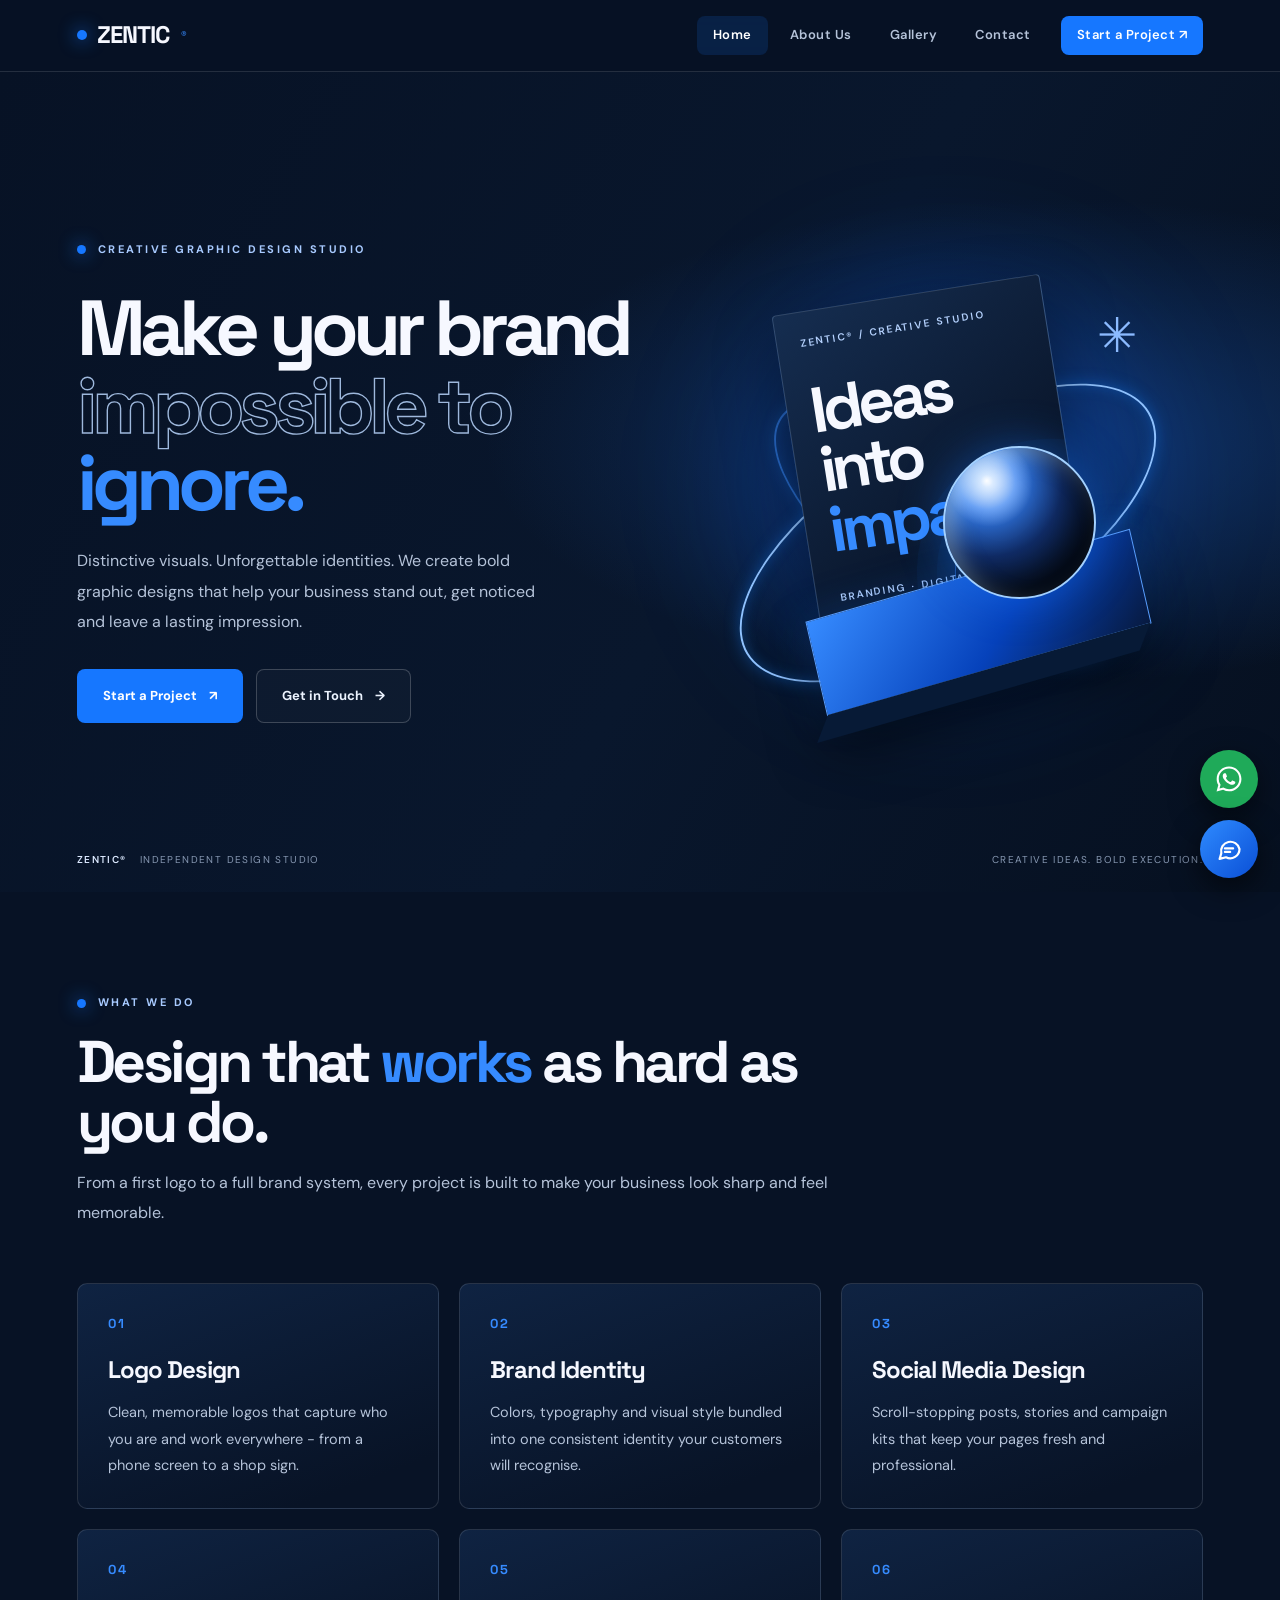
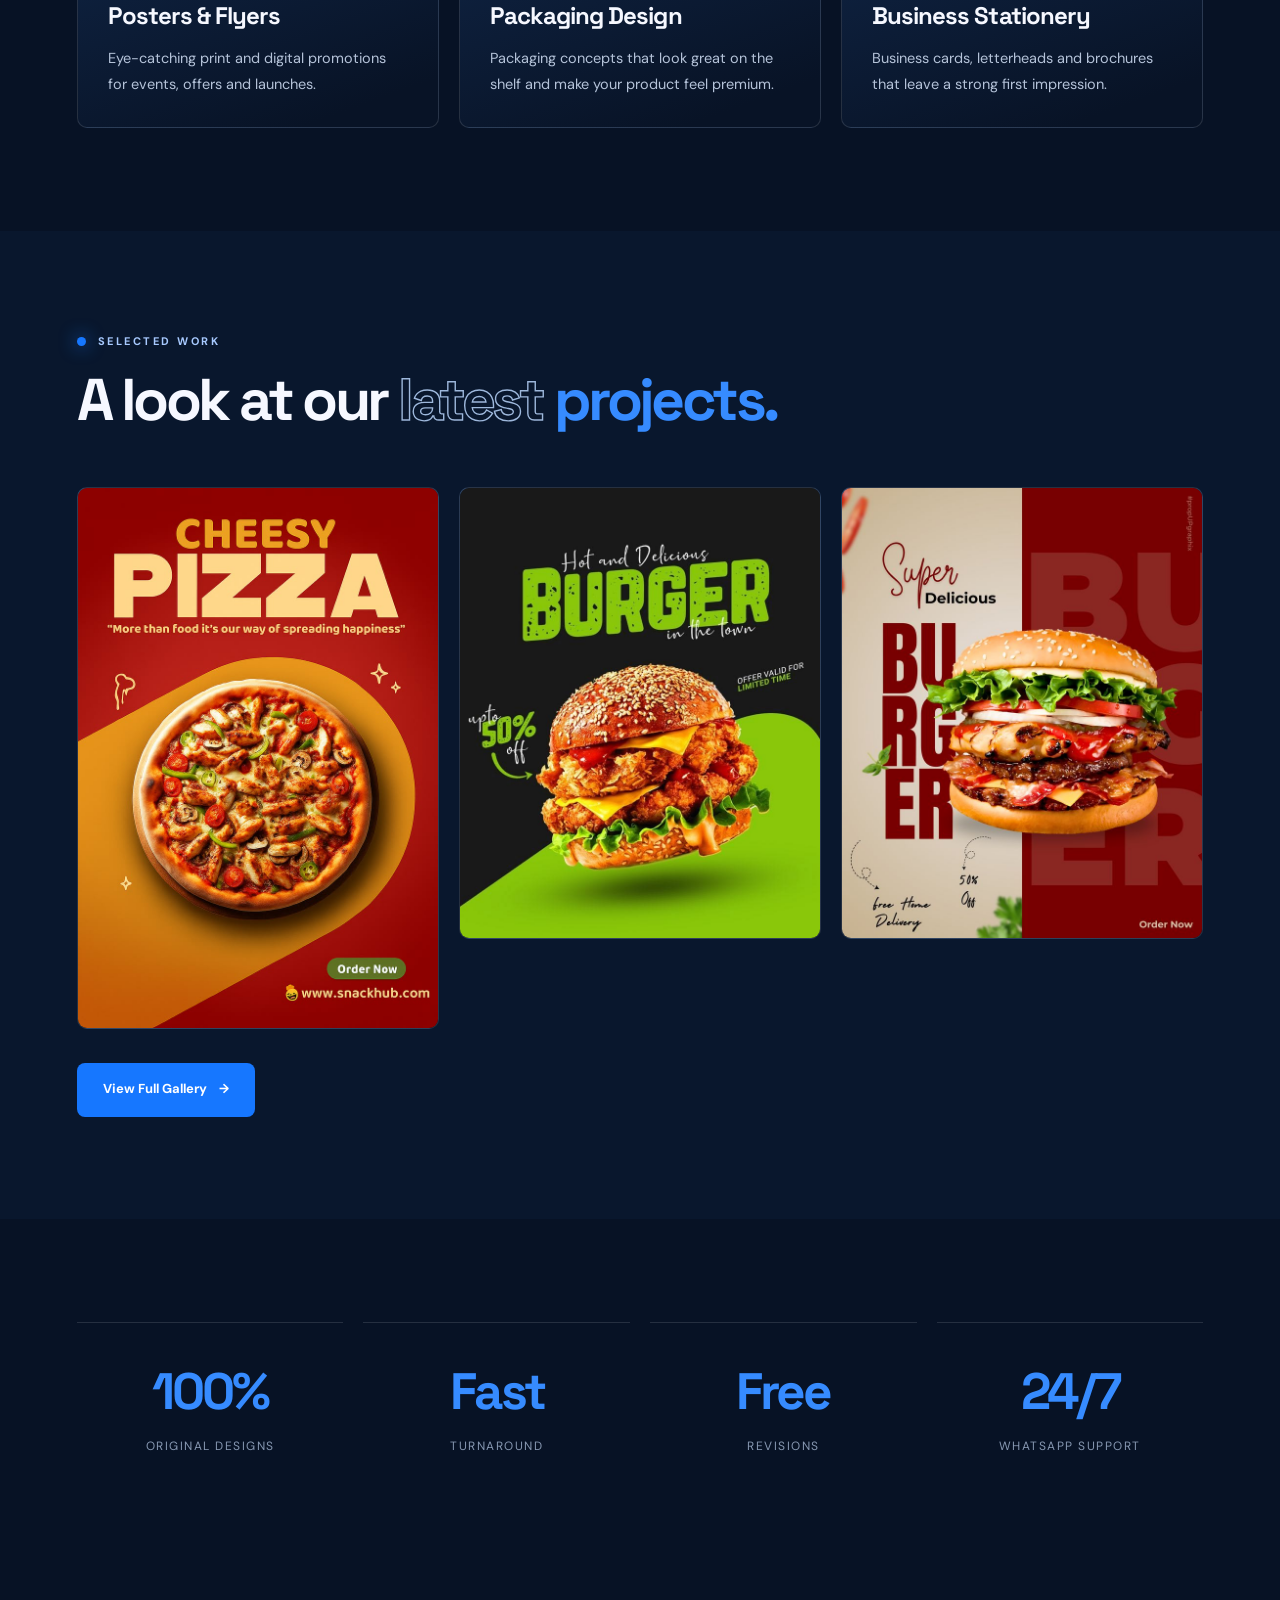
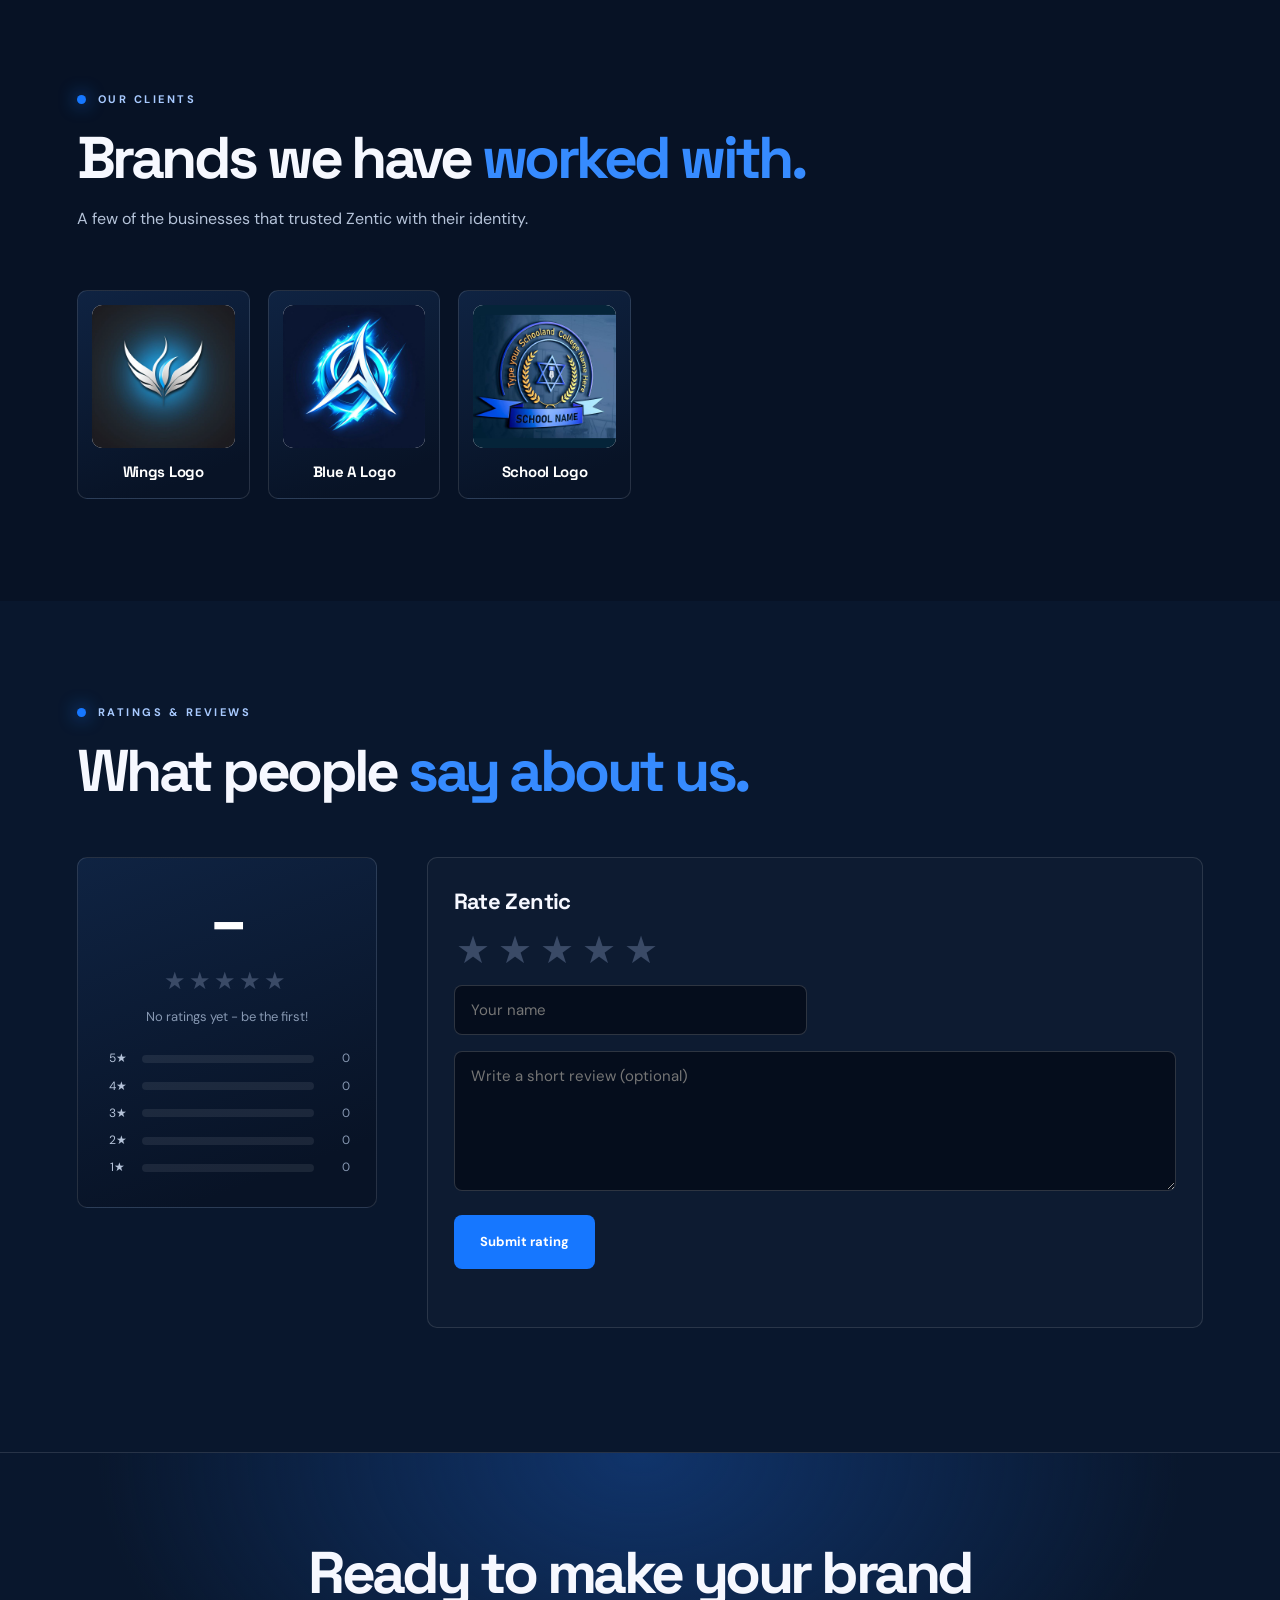
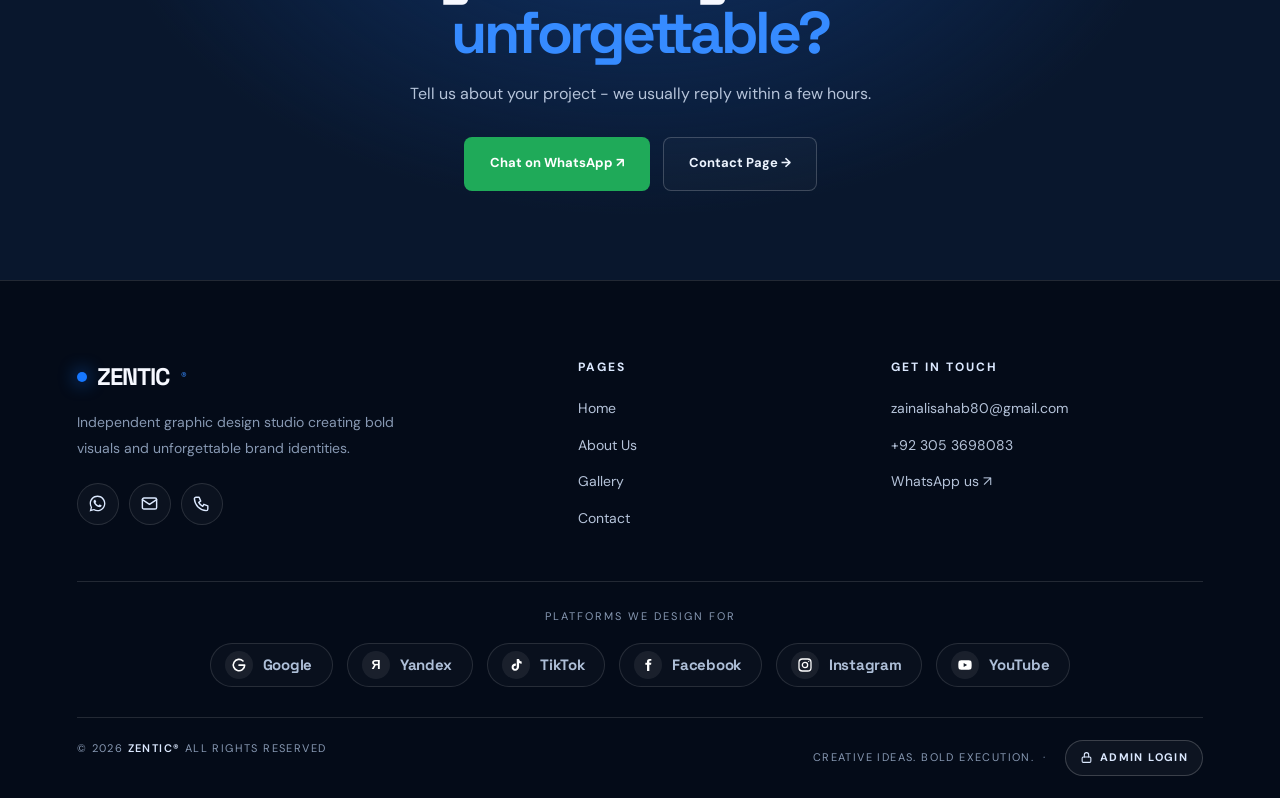
<file: index.html>
<!DOCTYPE html>
<html lang="en">
<head>
  <meta charset="UTF-8">
  <meta name="viewport" content="width=device-width, initial-scale=1">
  <title>Zentic | Creative Graphic Design Studio</title>
  <meta name="description" content="Zentic is a creative graphic design studio - branding, logos, social media and digital design that make your brand impossible to ignore.">
  <meta name="theme-color" content="#071225">
  <link rel="preconnect" href="https://fonts.googleapis.com">
  <link rel="preconnect" href="https://fonts.gstatic.com" crossorigin>
  <link href="https://fonts.googleapis.com/css2?family=DM+Sans:wght@400;500;600;700&family=Space+Grotesk:wght@500;700&display=swap" rel="stylesheet">
  <link rel="stylesheet" href="css/style.css">
</head>
<body>

<!-- ============ HEADER ============ -->
<header class="site-header">
  <div class="container">
    <a class="logo" href="index.html" aria-label="Zentic home"><i></i>ZENTIC<sup>®</sup></a>
    <button class="menu-toggle" id="menuToggle" aria-label="Toggle menu" aria-expanded="false" aria-controls="mainNav">
      <span></span><span></span><span></span>
    </button>
    <nav class="nav" id="mainNav" aria-label="Main navigation">
      <a href="index.html" class="active">Home</a>
      <a href="about.html">About Us</a>
      <a href="gallery.html">Gallery</a>
      <a href="contact.html">Contact</a>
      <a href="https://wa.me/923053698083?text=Hi%20Zentic%2C%20I%20want%20to%20discuss%20a%20design%20project." target="_blank" rel="noopener noreferrer" class="nav-cta">Start a Project ↗</a>
    </nav>
  </div>
</header>

<main>
<!-- ============ HERO ============ -->
<section class="zentic-home" id="zentic-home">
  <div class="hero-inner">

    <div class="hero-copy">
      <div class="eyebrow">
        <i></i>
        Creative Graphic Design Studio
      </div>

      <h1>
        Make your brand
        <span class="outlined">impossible to</span>
        <span class="blue">ignore.</span>
      </h1>

      <p class="hero-description">
        Distinctive visuals. Unforgettable identities.
        We create bold graphic designs that help your business
        stand out, get noticed and leave a lasting impression.
      </p>

      <div class="hero-actions">
        <a class="hero-btn"
           href="https://wa.me/923053698083?text=Hi%20Zentic%2C%20I%20want%20to%20discuss%20a%20design%20project."
           target="_blank"
           rel="noopener noreferrer">
          Start a Project <span>↗</span>
        </a>

        <a class="hero-btn secondary"
           href="mailto:zainalisahab80@gmail.com?subject=Zentic%20Design%20Project">
          Get in Touch <span>→</span>
        </a>
      </div>
    </div>

    <div class="hero-art" aria-hidden="true">
      <div class="art-glow"></div>
      <div class="art-ring"></div>
      <div class="art-ring ring-two"></div>

      <div class="art-card">
        <div class="art-small">ZENTIC® / CREATIVE STUDIO</div>
        <div class="art-word">Ideas<br>into<br><span>impact.</span></div>
        <div class="art-small">BRANDING · DIGITAL · DESIGN</div>
      </div>

      <div class="art-base"></div>
      <div class="art-sphere"></div>
      <div class="art-star">✳</div>
    </div>

  </div>

  <div class="hero-bottom">
    <span><strong>ZENTIC®</strong> &nbsp; Independent Design Studio</span>
    <span>Creative ideas. Bold execution.</span>
  </div>
</section>

<!-- ============ SERVICES ============ -->
<section class="section">
  <div class="container">
    <div class="section-head reveal">
      <div class="eyebrow"><i></i>What we do</div>
      <h2>Design that <span class="blue">works</span> as hard as you do.</h2>
      <p>From a first logo to a full brand system, every project is built to make your business look sharp and feel memorable.</p>
    </div>

    <div class="grid-3">
      <article class="card reveal">
        <div class="num">01</div>
        <h3>Logo Design</h3>
        <p>Clean, memorable logos that capture who you are and work everywhere - from a phone screen to a shop sign.</p>
      </article>
      <article class="card reveal">
        <div class="num">02</div>
        <h3>Brand Identity</h3>
        <p>Colors, typography and visual style bundled into one consistent identity your customers will recognise.</p>
      </article>
      <article class="card reveal">
        <div class="num">03</div>
        <h3>Social Media Design</h3>
        <p>Scroll-stopping posts, stories and campaign kits that keep your pages fresh and professional.</p>
      </article>
      <article class="card reveal">
        <div class="num">04</div>
        <h3>Posters &amp; Flyers</h3>
        <p>Eye-catching print and digital promotions for events, offers and launches.</p>
      </article>
      <article class="card reveal">
        <div class="num">05</div>
        <h3>Packaging Design</h3>
        <p>Packaging concepts that look great on the shelf and make your product feel premium.</p>
      </article>
      <article class="card reveal">
        <div class="num">06</div>
        <h3>Business Stationery</h3>
        <p>Business cards, letterheads and brochures that leave a strong first impression.</p>
      </article>
    </div>
  </div>
</section>

<!-- ============ LATEST WORK ============ -->
<section class="section alt">
  <div class="container">
    <div class="section-head reveal">
      <div class="eyebrow"><i></i>Selected work</div>
      <h2>A look at our <span class="outlined">latest</span> <span class="blue">projects.</span></h2>
    </div>
    <div class="gallery-grid" id="homeWork"></div>
    <div class="hero-actions" style="display:flex;margin-top:34px">
      <a class="btn" href="gallery.html">View Full Gallery <span>→</span></a>
    </div>
  </div>
</section>

<!-- ============ STATS ============ -->
<section class="section">
  <div class="container">
    <div class="stats">
      <div class="stat reveal"><b>100%</b><span>Original designs</span></div>
      <div class="stat reveal"><b>Fast</b><span>Turnaround</span></div>
      <div class="stat reveal"><b>Free</b><span>Revisions</span></div>
      <div class="stat reveal"><b>24/7</b><span>WhatsApp support</span></div>
    </div>
  </div>
</section>

<!-- ============ CLIENTS ============ -->
<section class="section" id="clientsSection" style="display:none">
  <div class="container">
    <div class="section-head reveal">
      <div class="eyebrow"><i></i>Our clients</div>
      <h2>Brands we have <span class="blue">worked with.</span></h2>
      <p>A few of the businesses that trusted Zentic with their identity.</p>
    </div>
    <div class="clients-grid" id="clientsGrid"></div>
  </div>
</section>

<!-- ============ RATINGS ============ -->
<section class="section alt" id="reviews">
  <div class="container">
    <div class="section-head reveal">
      <div class="eyebrow"><i></i>Ratings &amp; reviews</div>
      <h2>What people <span class="blue">say about us.</span></h2>
    </div>
    <div class="rv-wrap">
      <div class="rv-summary">
        <div class="rv-big" id="rvAvg">–</div>
        <div class="rv-stars" id="rvStars" aria-hidden="true"></div>
        <div class="rv-count" id="rvCount">No ratings yet</div>
        <div class="rv-bars" id="rvBars"></div>
      </div>
      <div class="rv-main">
        <form class="rv-form" id="rvForm" novalidate>
          <h3>Rate Zentic</h3>
          <div class="rv-pick" id="rvPick" role="radiogroup" aria-label="Your rating">
            <button type="button" data-v="1" aria-label="1 star">★</button><button type="button" data-v="2" aria-label="2 stars">★</button><button type="button" data-v="3" aria-label="3 stars">★</button><button type="button" data-v="4" aria-label="4 stars">★</button><button type="button" data-v="5" aria-label="5 stars">★</button>
          </div>
          <div class="field-row">
            <div class="field"><input type="text" name="name" maxlength="40" placeholder="Your name" aria-label="Your name"></div>
            <div class="field"><input type="text" name="website" tabindex="-1" autocomplete="off" aria-hidden="true" style="position:absolute;left:-9999px" placeholder="Leave empty"></div>
          </div>
          <div class="field"><textarea name="comment" maxlength="300" rows="3" placeholder="Write a short review (optional)" aria-label="Your review"></textarea></div>
          <button class="btn" type="submit">Submit rating</button>
          <p class="rv-msg" id="rvMsg" role="status"></p>
        </form>
        <div class="rv-list" id="rvList"></div>
      </div>
    </div>
  </div>
</section>

<!-- ============ CTA ============ -->
<section class="cta-band">
  <div class="container">
    <h2>Ready to make your brand <span class="blue">unforgettable?</span></h2>
    <p>Tell us about your project - we usually reply within a few hours.</p>
    <div class="hero-actions">
      <a class="btn whatsapp" href="https://wa.me/923053698083?text=Hi%20Zentic%2C%20I%20want%20to%20discuss%20a%20design%20project." target="_blank" rel="noopener noreferrer">Chat on WhatsApp ↗</a>
      <a class="btn secondary" href="contact.html">Contact Page →</a>
    </div>
  </div>
</section>
</main>

<!-- ============ LIGHTBOX ============ -->
<div class="lightbox" id="lightbox" role="dialog" aria-modal="true" aria-label="Image viewer">
  <button class="lb-btn lb-close" aria-label="Close">✕</button>
  <button class="lb-btn lb-prev" aria-label="Previous">‹</button>
  <figure></figure>
  <button class="lb-btn lb-next" aria-label="Next">›</button>
</div>

<!-- ============ FOOTER ============ -->
<footer class="site-footer">
  <div class="container">
    <div class="footer-grid">
      <div>
        <a class="logo" href="index.html"><i></i>ZENTIC<sup>®</sup></a>
        <p>Independent graphic design studio creating bold visuals and unforgettable brand identities.</p>
      </div>
      <div>
        <h4>Pages</h4>
        <ul>
          <li><a href="index.html">Home</a></li>
          <li><a href="about.html">About Us</a></li>
          <li><a href="gallery.html">Gallery</a></li>
          <li><a href="contact.html">Contact</a></li>
        </ul>
      </div>
      <div>
        <h4>Get in touch</h4>
        <ul>
          <li><a href="mailto:zainalisahab80@gmail.com">zainalisahab80@gmail.com</a></li>
          <li><a href="tel:+923053698083">+92 305 3698083</a></li>
          <li><a href="https://wa.me/923053698083?text=Hi%20Zentic%2C%20I%20want%20to%20discuss%20a%20design%20project." target="_blank" rel="noopener noreferrer">WhatsApp us ↗</a></li>
        </ul>
      </div>
    </div>
    <div class="footer-bottom">
      <span>© <span data-year>2026</span> <strong>ZENTIC®</strong> All rights reserved</span>
      <span>Creative ideas. Bold execution. &nbsp;·&nbsp; <a class="admin-link" href="admin.php"><svg viewBox="0 0 24 24" width="13" height="13" fill="none" stroke="currentColor" stroke-width="2" stroke-linecap="round" stroke-linejoin="round" aria-hidden="true"><rect x="4" y="11" width="16" height="10" rx="2"/><path d="M8 11V7a4 4 0 0 1 8 0v4"/></svg> Admin Login</a></span>
    </div>
  </div>
</footer>

<!-- Floating WhatsApp -->
<a class="wa-float" href="https://wa.me/923053698083?text=Hi%20Zentic%2C%20I%20want%20to%20discuss%20a%20design%20project." target="_blank" rel="noopener noreferrer" aria-label="Chat on WhatsApp">
  <svg viewBox="0 0 24 24" aria-hidden="true"><path d="M12.04 2C6.58 2 2.13 6.45 2.13 11.91c0 1.75.46 3.45 1.32 4.95L2.05 22l5.25-1.38a9.9 9.9 0 0 0 4.74 1.21c5.46 0 9.91-4.45 9.91-9.91S17.5 2 12.04 2zm0 18.15c-1.48 0-2.93-.4-4.2-1.15l-.3-.18-3.12.82.83-3.04-.2-.31a8.2 8.2 0 0 1-1.26-4.38c0-4.54 3.7-8.24 8.25-8.24 4.54 0 8.24 3.7 8.24 8.24s-3.7 8.24-8.24 8.24zm4.52-6.16c-.25-.12-1.47-.72-1.69-.81-.23-.08-.39-.12-.56.12-.17.25-.64.81-.78.97-.14.17-.29.19-.54.06-.25-.12-1.05-.39-1.99-1.23-.74-.66-1.23-1.47-1.38-1.72-.14-.25-.02-.38.11-.51.11-.11.25-.29.37-.43.12-.14.17-.25.25-.41.08-.17.04-.31-.02-.43-.06-.12-.56-1.34-.76-1.84-.2-.48-.4-.42-.56-.43h-.48c-.17 0-.43.06-.66.31-.23.25-.87.85-.87 2.07 0 1.22.89 2.4 1.01 2.56.12.17 1.75 2.67 4.23 3.74.59.26 1.05.41 1.41.52.59.19 1.13.16 1.56.1.48-.07 1.47-.6 1.67-1.18.21-.58.21-1.07.14-1.18-.06-.1-.23-.16-.48-.29z"/></svg>
</a>

<script src="js/gallery-data.js"></script>
<script src="js/main.js"></script>
</body>
</html>
</file>
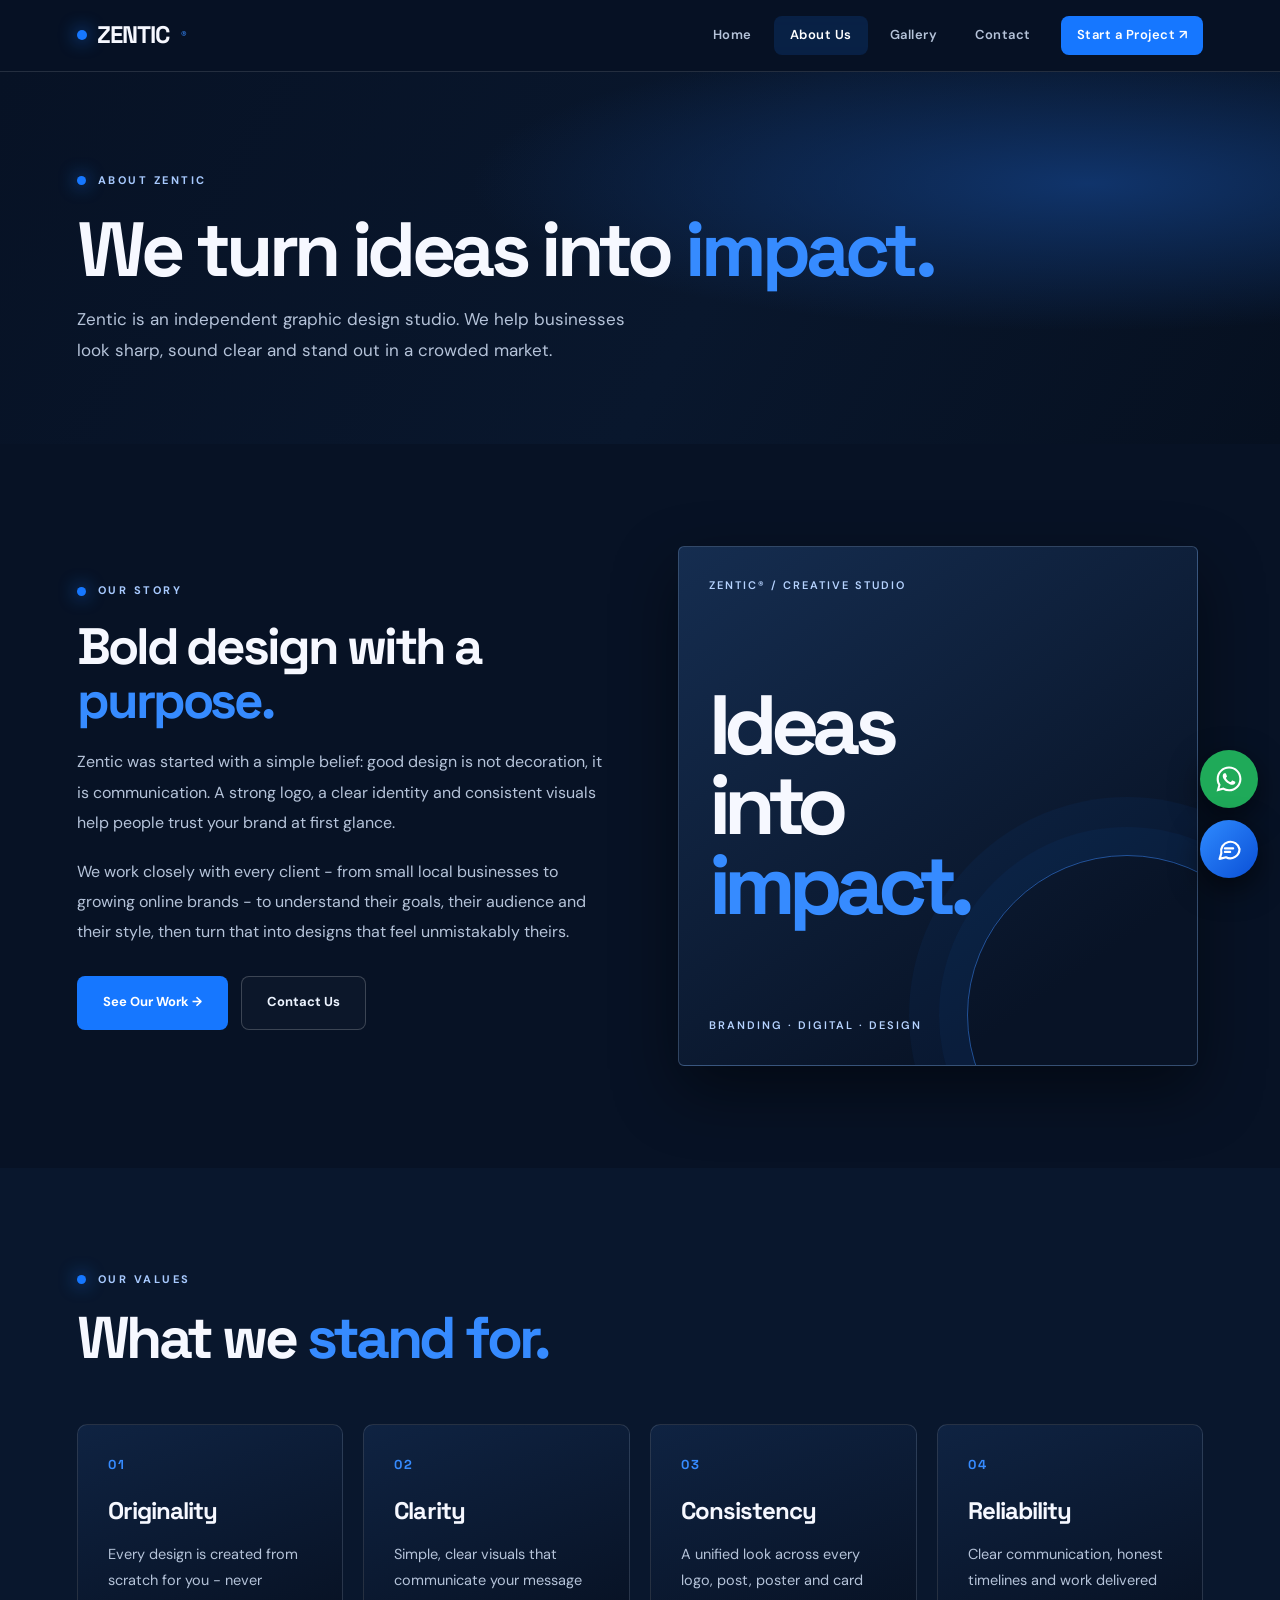
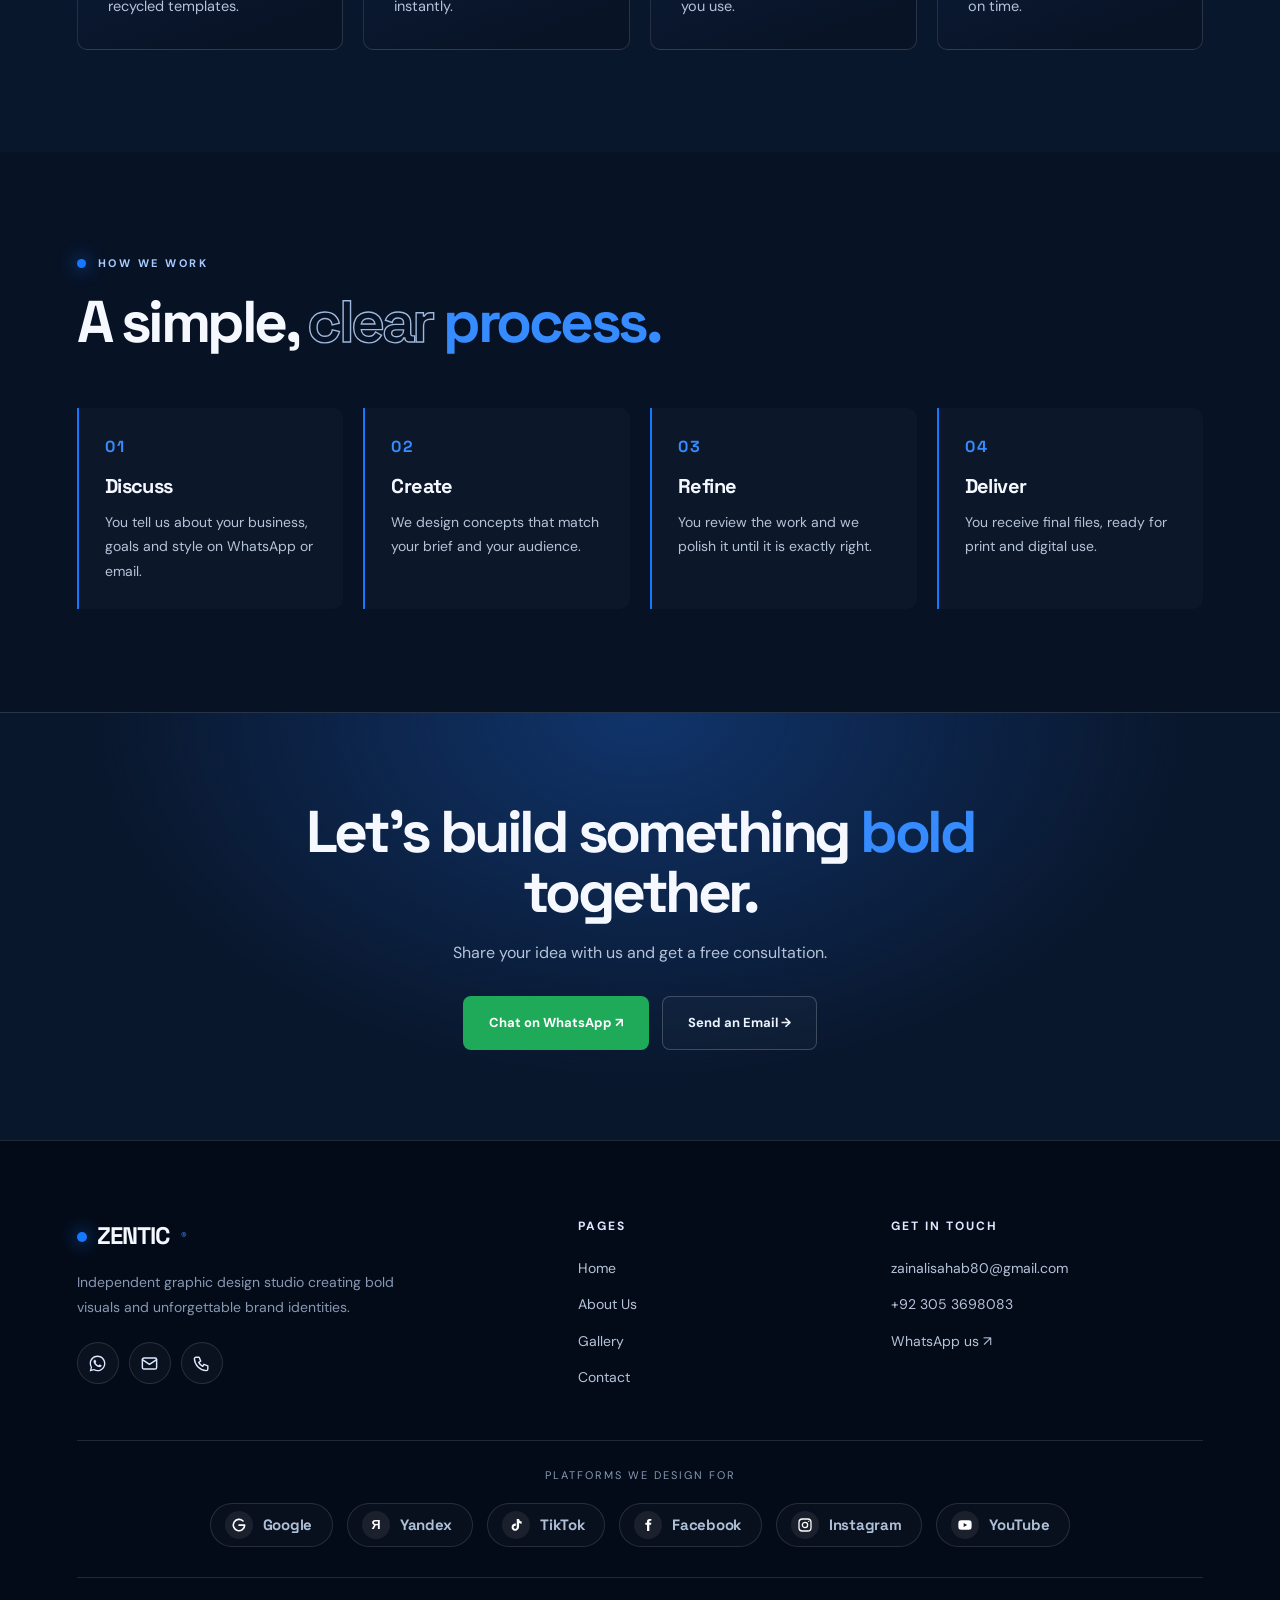
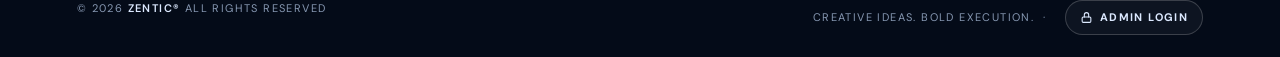
<file: about.html>
<!DOCTYPE html>
<html lang="en">
<head>
  <meta charset="UTF-8">
  <meta name="viewport" content="width=device-width, initial-scale=1">
  <title>About Us | Zentic Creative Graphic Design Studio</title>
  <meta name="description" content="Learn about Zentic - an independent graphic design studio focused on bold branding, logos and digital design.">
  <meta name="theme-color" content="#071225">
  <link rel="preconnect" href="https://fonts.googleapis.com">
  <link rel="preconnect" href="https://fonts.gstatic.com" crossorigin>
  <link href="https://fonts.googleapis.com/css2?family=DM+Sans:wght@400;500;600;700&family=Space+Grotesk:wght@500;700&display=swap" rel="stylesheet">
  <link rel="stylesheet" href="css/style.css">
</head>
<body>

<!-- ============ HEADER ============ -->
<header class="site-header">
  <div class="container">
    <a class="logo" href="index.html" aria-label="Zentic home"><i></i>ZENTIC<sup>®</sup></a>
    <button class="menu-toggle" id="menuToggle" aria-label="Toggle menu" aria-expanded="false" aria-controls="mainNav">
      <span></span><span></span><span></span>
    </button>
    <nav class="nav" id="mainNav" aria-label="Main navigation">
      <a href="index.html">Home</a>
      <a href="about.html" class="active">About Us</a>
      <a href="gallery.html">Gallery</a>
      <a href="contact.html">Contact</a>
      <a href="https://wa.me/923053698083?text=Hi%20Zentic%2C%20I%20want%20to%20discuss%20a%20design%20project." target="_blank" rel="noopener noreferrer" class="nav-cta">Start a Project ↗</a>
    </nav>
  </div>
</header>

<main>
<section class="page-hero">
  <div class="container">
    <div class="eyebrow"><i></i>About Zentic</div>
    <h1>We turn ideas into <span class="blue">impact.</span></h1>
    <p>Zentic is an independent graphic design studio. We help businesses look sharp, sound clear and stand out in a crowded market.</p>
  </div>
</section>

<section class="section">
  <div class="container split">
    <div class="reveal">
      <div class="eyebrow"><i></i>Our story</div>
      <h2 style="margin:20px 0 20px;font-family:'Space Grotesk',Arial,sans-serif;font-size:clamp(32px,4vw,52px);letter-spacing:-.06em;line-height:1.05">Bold design with a <span class="blue">purpose.</span></h2>
      <p>Zentic was started with a simple belief: good design is not decoration, it is communication. A strong logo, a clear identity and consistent visuals help people trust your brand at first glance.</p>
      <p>We work closely with every client - from small local businesses to growing online brands - to understand their goals, their audience and their style, then turn that into designs that feel unmistakably theirs.</p>
      <div class="hero-actions" style="display:flex;flex-wrap:wrap;gap:13px;margin-top:28px">
        <a class="btn" href="gallery.html">See Our Work →</a>
        <a class="btn secondary" href="contact.html">Contact Us</a>
      </div>
    </div>
    <div class="about-visual reveal" aria-hidden="true">
      <small>ZENTIC® / CREATIVE STUDIO</small>
      <div class="big">Ideas<br>into<br><span>impact.</span></div>
      <small>BRANDING · DIGITAL · DESIGN</small>
    </div>
  </div>
</section>

<section class="section alt">
  <div class="container">
    <div class="section-head reveal">
      <div class="eyebrow"><i></i>Our values</div>
      <h2>What we <span class="blue">stand for.</span></h2>
    </div>
    <div class="values">
      <div class="card reveal"><div class="num">01</div><h3>Originality</h3><p>Every design is created from scratch for you - never recycled templates.</p></div>
      <div class="card reveal"><div class="num">02</div><h3>Clarity</h3><p>Simple, clear visuals that communicate your message instantly.</p></div>
      <div class="card reveal"><div class="num">03</div><h3>Consistency</h3><p>A unified look across every logo, post, poster and card you use.</p></div>
      <div class="card reveal"><div class="num">04</div><h3>Reliability</h3><p>Clear communication, honest timelines and work delivered on time.</p></div>
    </div>
  </div>
</section>

<section class="section">
  <div class="container">
    <div class="section-head reveal">
      <div class="eyebrow"><i></i>How we work</div>
      <h2>A simple, <span class="outlined">clear</span> <span class="blue">process.</span></h2>
    </div>
    <div class="steps">
      <div class="step reveal"><h3>Discuss</h3><p>You tell us about your business, goals and style on WhatsApp or email.</p></div>
      <div class="step reveal"><h3>Create</h3><p>We design concepts that match your brief and your audience.</p></div>
      <div class="step reveal"><h3>Refine</h3><p>You review the work and we polish it until it is exactly right.</p></div>
      <div class="step reveal"><h3>Deliver</h3><p>You receive final files, ready for print and digital use.</p></div>
    </div>
  </div>
</section>

<section class="cta-band">
  <div class="container">
    <h2>Let's build something <span class="blue">bold</span> together.</h2>
    <p>Share your idea with us and get a free consultation.</p>
    <div class="hero-actions">
      <a class="btn whatsapp" href="https://wa.me/923053698083?text=Hi%20Zentic%2C%20I%20want%20to%20discuss%20a%20design%20project." target="_blank" rel="noopener noreferrer">Chat on WhatsApp ↗</a>
      <a class="btn secondary" href="mailto:zainalisahab80@gmail.com?subject=Zentic%20Design%20Project">Send an Email →</a>
    </div>
  </div>
</section>
</main>

<!-- ============ FOOTER ============ -->
<footer class="site-footer">
  <div class="container">
    <div class="footer-grid">
      <div>
        <a class="logo" href="index.html"><i></i>ZENTIC<sup>®</sup></a>
        <p>Independent graphic design studio creating bold visuals and unforgettable brand identities.</p>
      </div>
      <div>
        <h4>Pages</h4>
        <ul>
          <li><a href="index.html">Home</a></li>
          <li><a href="about.html">About Us</a></li>
          <li><a href="gallery.html">Gallery</a></li>
          <li><a href="contact.html">Contact</a></li>
        </ul>
      </div>
      <div>
        <h4>Get in touch</h4>
        <ul>
          <li><a href="mailto:zainalisahab80@gmail.com">zainalisahab80@gmail.com</a></li>
          <li><a href="tel:+923053698083">+92 305 3698083</a></li>
          <li><a href="https://wa.me/923053698083?text=Hi%20Zentic%2C%20I%20want%20to%20discuss%20a%20design%20project." target="_blank" rel="noopener noreferrer">WhatsApp us ↗</a></li>
        </ul>
      </div>
    </div>
    <div class="footer-bottom">
      <span>© <span data-year>2026</span> <strong>ZENTIC®</strong> All rights reserved</span>
      <span>Creative ideas. Bold execution. &nbsp;·&nbsp; <a class="admin-link" href="admin.php"><svg viewBox="0 0 24 24" width="13" height="13" fill="none" stroke="currentColor" stroke-width="2" stroke-linecap="round" stroke-linejoin="round" aria-hidden="true"><rect x="4" y="11" width="16" height="10" rx="2"/><path d="M8 11V7a4 4 0 0 1 8 0v4"/></svg> Admin Login</a></span>
    </div>
  </div>
</footer>

<a class="wa-float" href="https://wa.me/923053698083?text=Hi%20Zentic%2C%20I%20want%20to%20discuss%20a%20design%20project." target="_blank" rel="noopener noreferrer" aria-label="Chat on WhatsApp">
  <svg viewBox="0 0 24 24" aria-hidden="true"><path d="M12.04 2C6.58 2 2.13 6.45 2.13 11.91c0 1.75.46 3.45 1.32 4.95L2.05 22l5.25-1.38a9.9 9.9 0 0 0 4.74 1.21c5.46 0 9.91-4.45 9.91-9.91S17.5 2 12.04 2zm0 18.15c-1.48 0-2.93-.4-4.2-1.15l-.3-.18-3.12.82.83-3.04-.2-.31a8.2 8.2 0 0 1-1.26-4.38c0-4.54 3.7-8.24 8.25-8.24 4.54 0 8.24 3.7 8.24 8.24s-3.7 8.24-8.24 8.24zm4.52-6.16c-.25-.12-1.47-.72-1.69-.81-.23-.08-.39-.12-.56.12-.17.25-.64.81-.78.97-.14.17-.29.19-.54.06-.25-.12-1.05-.39-1.99-1.23-.74-.66-1.23-1.47-1.38-1.72-.14-.25-.02-.38.11-.51.11-.11.25-.29.37-.43.12-.14.17-.25.25-.41.08-.17.04-.31-.02-.43-.06-.12-.56-1.34-.76-1.84-.2-.48-.4-.42-.56-.43h-.48c-.17 0-.43.06-.66.31-.23.25-.87.85-.87 2.07 0 1.22.89 2.4 1.01 2.56.12.17 1.75 2.67 4.23 3.74.59.26 1.05.41 1.41.52.59.19 1.13.16 1.56.1.48-.07 1.47-.6 1.67-1.18.21-.58.21-1.07.14-1.18-.06-.1-.23-.16-.48-.29z"/></svg>
</a>

<script src="js/main.js"></script>
</body>
</html>
</file>
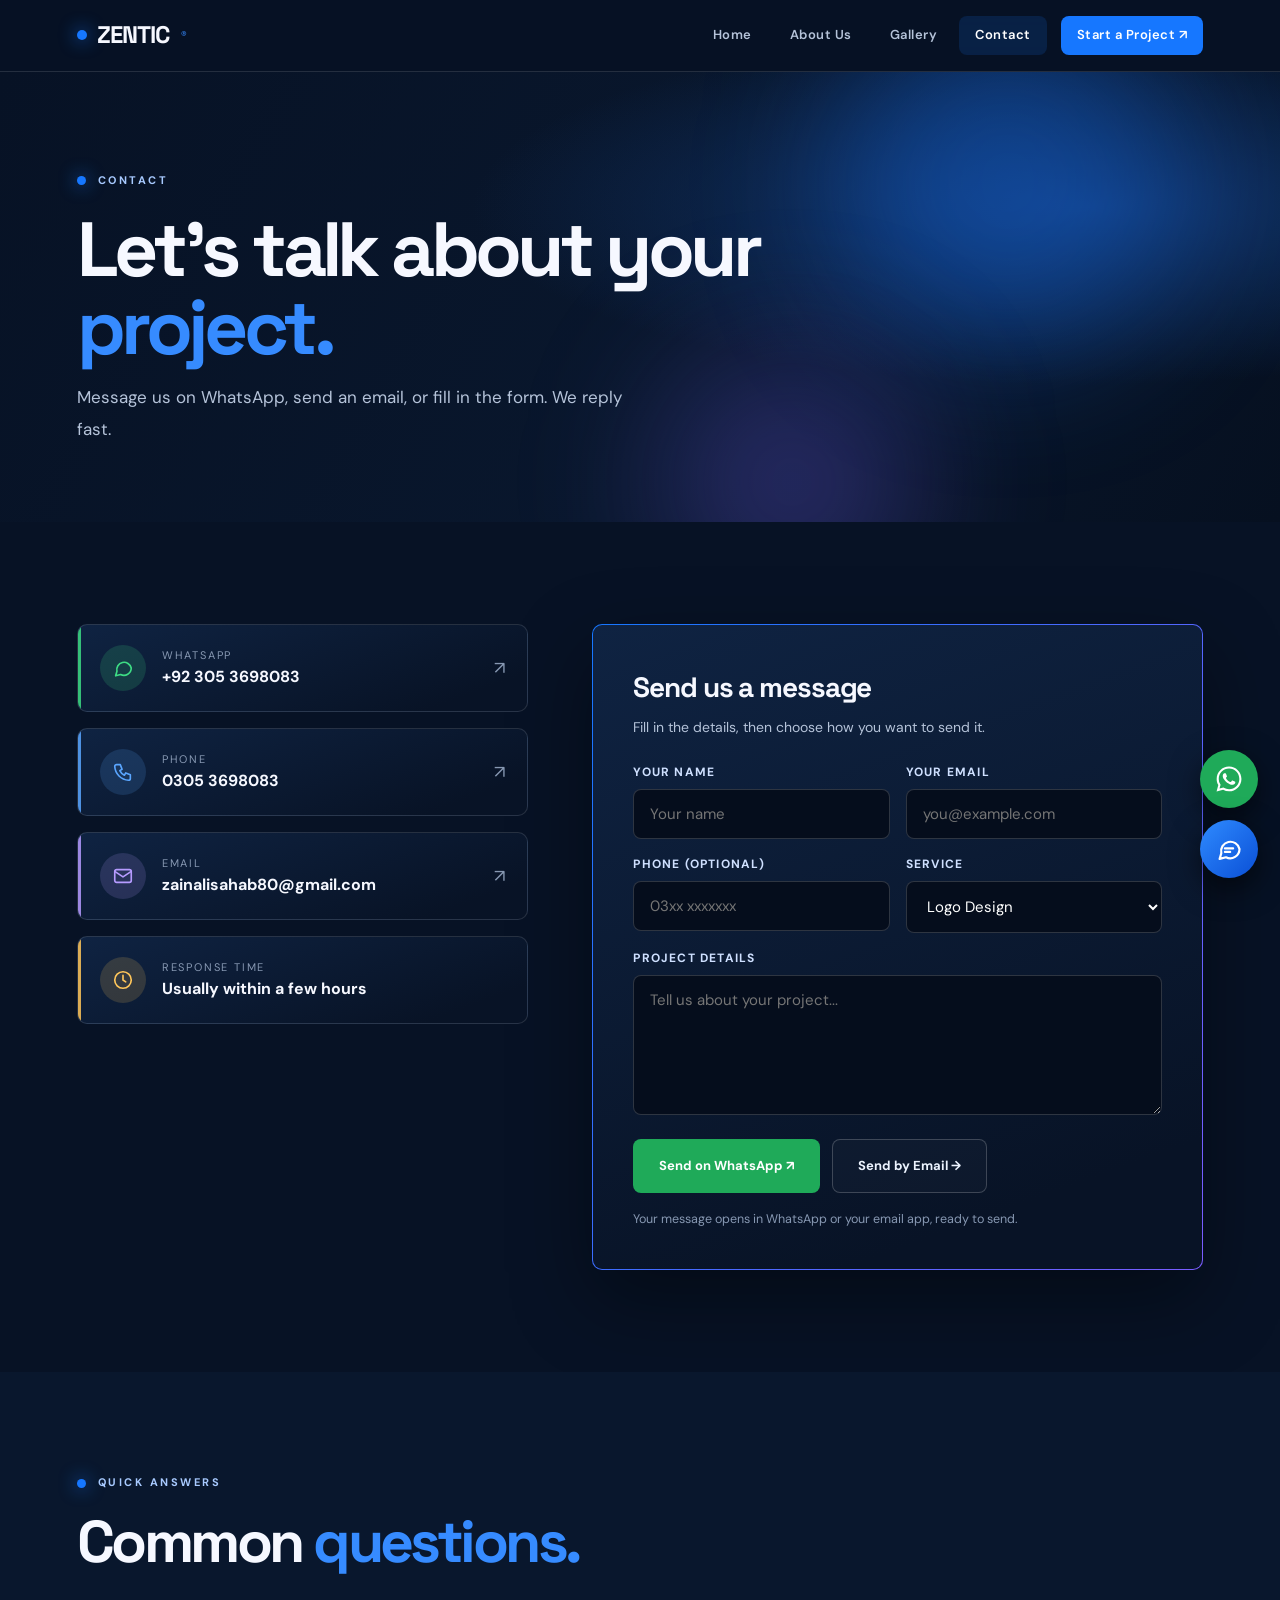
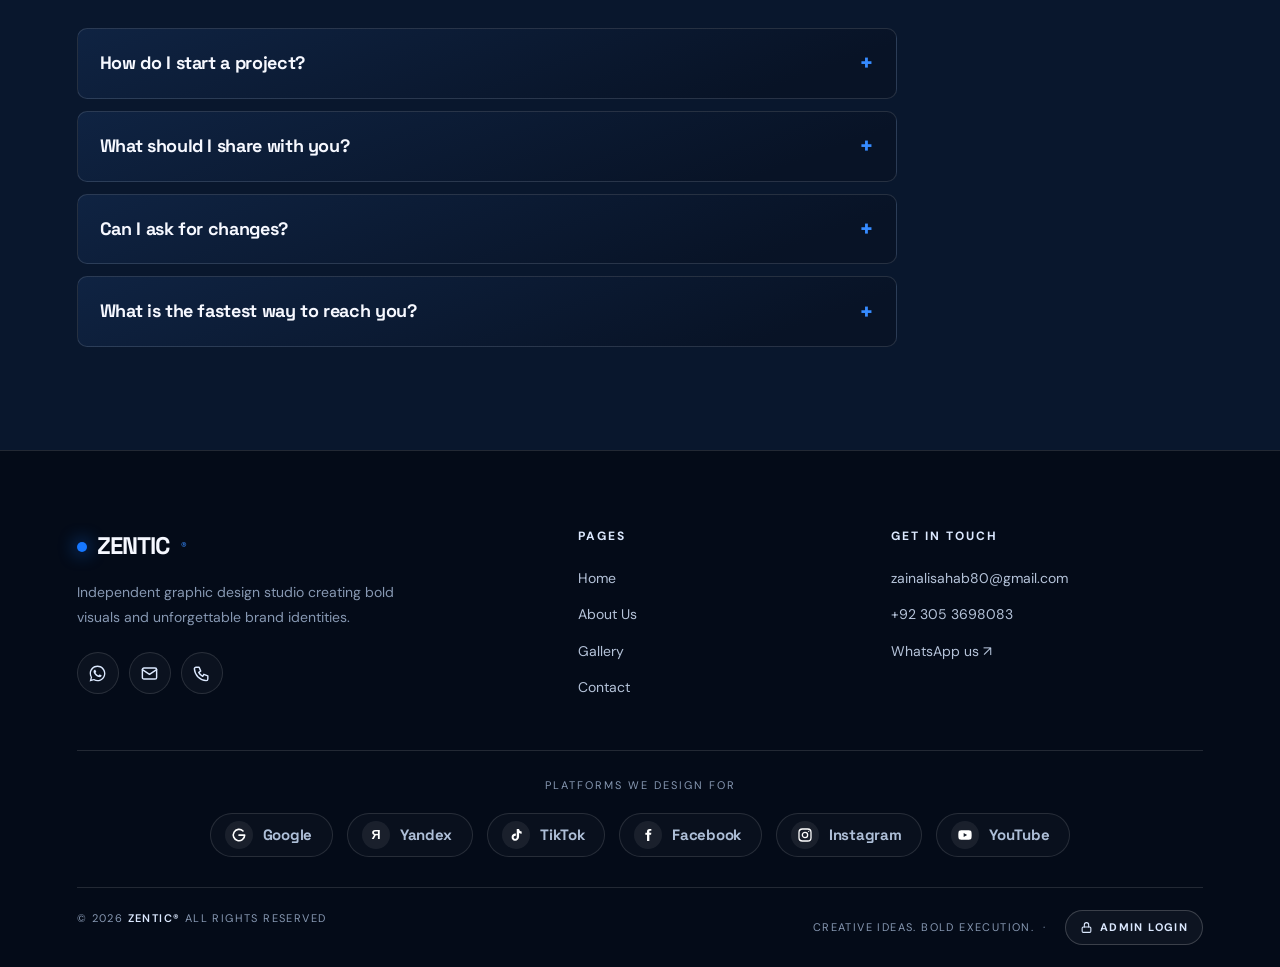
<file: contact.html>
<!DOCTYPE html>
<html lang="en">
<head>
  <meta charset="UTF-8">
  <meta name="viewport" content="width=device-width, initial-scale=1">
  <title>Contact | Zentic Creative Graphic Design Studio</title>
  <meta name="description" content="Contact Zentic for logo design, branding and graphic design projects. Message us on WhatsApp or email.">
  <meta name="theme-color" content="#071225">
  <link rel="preconnect" href="https://fonts.googleapis.com">
  <link rel="preconnect" href="https://fonts.gstatic.com" crossorigin>
  <link href="https://fonts.googleapis.com/css2?family=DM+Sans:wght@400;500;600;700&family=Space+Grotesk:wght@500;700&display=swap" rel="stylesheet">
  <link rel="stylesheet" href="css/style.css">
</head>
<body>

<!-- ============ HEADER ============ -->
<header class="site-header">
  <div class="container">
    <a class="logo" href="index.html" aria-label="Zentic home"><i></i>ZENTIC<sup>®</sup></a>
    <button class="menu-toggle" id="menuToggle" aria-label="Toggle menu" aria-expanded="false" aria-controls="mainNav">
      <span></span><span></span><span></span>
    </button>
    <nav class="nav" id="mainNav" aria-label="Main navigation">
      <a href="index.html">Home</a>
      <a href="about.html">About Us</a>
      <a href="gallery.html">Gallery</a>
      <a href="contact.html" class="active">Contact</a>
      <a href="https://wa.me/923053698083?text=Hi%20Zentic%2C%20I%20want%20to%20discuss%20a%20design%20project." target="_blank" rel="noopener noreferrer" class="nav-cta">Start a Project ↗</a>
    </nav>
  </div>
</header>

<main>
<section class="page-hero contact-hero"><span class="blob b1" aria-hidden="true"></span><span class="blob b2" aria-hidden="true"></span>
  <div class="container">
    <div class="eyebrow"><i></i>Contact</div>
    <h1>Let's talk about your <span class="blue">project.</span></h1>
    <p>Message us on WhatsApp, send an email, or fill in the form. We reply fast.</p>
  </div>
</section>

<section class="section">
  <div class="container contact-grid">

    <div class="contact-list reveal">
      <a class="contact-item c-wa" href="https://wa.me/923053698083?text=Hi%20Zentic%2C%20I%20want%20to%20discuss%20a%20design%20project." target="_blank" rel="noopener noreferrer">
        <span class="ic"><svg viewBox="0 0 24 24" fill="none" stroke="currentColor" stroke-width="1.8" stroke-linecap="round" stroke-linejoin="round" aria-hidden="true"><path d="M21 12a8 8 0 0 1-11.6 7.1L4 20.5l1.4-4.9A8 8 0 1 1 21 12z"/></svg></span>
        <span class="tx"><small>WhatsApp</small><b data-phone-intl>+92 305 3698083</b></span><span class="go">↗</span>
      </a>
      <a class="contact-item c-ph" href="tel:+923053698083">
        <span class="ic"><svg viewBox="0 0 24 24" fill="none" stroke="currentColor" stroke-width="1.8" stroke-linecap="round" stroke-linejoin="round" aria-hidden="true"><path d="M5 4h4l2 5-2.5 1.5a11 11 0 0 0 5 5L15 13l5 2v4a2 2 0 0 1-2 2A16 16 0 0 1 3 6a2 2 0 0 1 2-2z"/></svg></span>
        <span class="tx"><small>Phone</small><b data-phone-local>0305 3698083</b></span><span class="go">↗</span>
      </a>
      <a class="contact-item c-em" href="mailto:zainalisahab80@gmail.com?subject=Zentic%20Design%20Project">
        <span class="ic"><svg viewBox="0 0 24 24" fill="none" stroke="currentColor" stroke-width="1.8" stroke-linecap="round" stroke-linejoin="round" aria-hidden="true"><rect x="3" y="5" width="18" height="14" rx="2"/><path d="m3 7 9 6 9-6"/></svg></span>
        <span class="tx"><small>Email</small><b>zainalisahab80@gmail.com</b></span><span class="go">↗</span>
      </a>
      <div class="contact-item c-tm" style="cursor:default">
        <span class="ic"><svg viewBox="0 0 24 24" fill="none" stroke="currentColor" stroke-width="1.8" stroke-linecap="round" stroke-linejoin="round" aria-hidden="true"><circle cx="12" cy="12" r="9"/><path d="M12 7v5l3 2"/></svg></span>
        <span class="tx"><small>Response time</small><b>Usually within a few hours</b></span>
      </div>
    </div>

    <div class="form-card reveal">
      <h2>Send us a message</h2>
      <p>Fill in the details, then choose how you want to send it.</p>

      <form id="contactForm" novalidate>
        <div class="field-row">
          <div class="field">
            <label for="name">Your name</label>
            <input type="text" id="name" name="name" autocomplete="name" placeholder="Your name">
            <div class="err"></div>
          </div>
          <div class="field">
            <label for="email">Your email</label>
            <input type="email" id="email" name="email" autocomplete="email" placeholder="you@example.com">
            <div class="err"></div>
          </div>
        </div>

        <div class="field-row">
          <div class="field">
            <label for="phone">Phone (optional)</label>
            <input type="tel" id="phone" name="phone" autocomplete="tel" placeholder="03xx xxxxxxx">
            <div class="err"></div>
          </div>
          <div class="field">
            <label for="service">Service</label>
            <select id="service" name="service">
              <option>Logo Design</option>
              <option>Brand Identity</option>
              <option>Social Media Design</option>
              <option>Poster / Flyer</option>
              <option>Packaging Design</option>
              <option>Business Stationery</option>
              <option>Other</option>
            </select>
          </div>
        </div>

        <div class="field">
          <label for="message">Project details</label>
          <textarea id="message" name="message" placeholder="Tell us about your project..."></textarea>
          <div class="err"></div>
        </div>

        <div class="form-actions">
          <button type="button" class="btn whatsapp" id="sendWhatsApp">Send on WhatsApp ↗</button>
          <button type="button" class="btn secondary" id="sendEmail">Send by Email →</button>
        </div>
        <div class="form-status" id="formStatus" role="status" aria-live="polite"></div>
        <p class="form-note">Your message opens in WhatsApp or your email app, ready to send.</p>
      </form>
    </div>

  </div>
</section>

<section class="section alt">
  <div class="container">
    <div class="section-head reveal">
      <div class="eyebrow"><i></i>Quick answers</div>
      <h2>Common <span class="blue">questions.</span></h2>
    </div>
    <div class="faq">
      <details class="reveal"><summary>How do I start a project?</summary><p>Message us on WhatsApp or fill in the form above with a few details about your business and what you need. We will reply and discuss the next steps with you.</p></details>
      <details class="reveal"><summary>What should I share with you?</summary><p>Your business name, what you do, any colors or styles you like, and examples of designs you admire. The more we know, the closer the first draft will be.</p></details>
      <details class="reveal"><summary>Can I ask for changes?</summary><p>Yes. You review the work and we refine it together until it is exactly right.</p></details>
      <details class="reveal"><summary>What is the fastest way to reach you?</summary><p>WhatsApp is usually the fastest. You can also call or send an email, and we reply as soon as we can.</p></details>
    </div>
  </div>
</section>
</main>

<!-- ============ FOOTER ============ -->
<footer class="site-footer">
  <div class="container">
    <div class="footer-grid">
      <div>
        <a class="logo" href="index.html"><i></i>ZENTIC<sup>®</sup></a>
        <p>Independent graphic design studio creating bold visuals and unforgettable brand identities.</p>
      </div>
      <div>
        <h4>Pages</h4>
        <ul>
          <li><a href="index.html">Home</a></li>
          <li><a href="about.html">About Us</a></li>
          <li><a href="gallery.html">Gallery</a></li>
          <li><a href="contact.html">Contact</a></li>
        </ul>
      </div>
      <div>
        <h4>Get in touch</h4>
        <ul>
          <li><a href="mailto:zainalisahab80@gmail.com">zainalisahab80@gmail.com</a></li>
          <li><a href="tel:+923053698083">+92 305 3698083</a></li>
          <li><a href="https://wa.me/923053698083?text=Hi%20Zentic%2C%20I%20want%20to%20discuss%20a%20design%20project." target="_blank" rel="noopener noreferrer">WhatsApp us ↗</a></li>
        </ul>
      </div>
    </div>
    <div class="footer-bottom">
      <span>© <span data-year>2026</span> <strong>ZENTIC®</strong> All rights reserved</span>
      <span>Creative ideas. Bold execution. &nbsp;·&nbsp; <a class="admin-link" href="admin.php"><svg viewBox="0 0 24 24" width="13" height="13" fill="none" stroke="currentColor" stroke-width="2" stroke-linecap="round" stroke-linejoin="round" aria-hidden="true"><rect x="4" y="11" width="16" height="10" rx="2"/><path d="M8 11V7a4 4 0 0 1 8 0v4"/></svg> Admin Login</a></span>
    </div>
  </div>
</footer>

<a class="wa-float" href="https://wa.me/923053698083?text=Hi%20Zentic%2C%20I%20want%20to%20discuss%20a%20design%20project." target="_blank" rel="noopener noreferrer" aria-label="Chat on WhatsApp">
  <svg viewBox="0 0 24 24" aria-hidden="true"><path d="M12.04 2C6.58 2 2.13 6.45 2.13 11.91c0 1.75.46 3.45 1.32 4.95L2.05 22l5.25-1.38a9.9 9.9 0 0 0 4.74 1.21c5.46 0 9.91-4.45 9.91-9.91S17.5 2 12.04 2zm0 18.15c-1.48 0-2.93-.4-4.2-1.15l-.3-.18-3.12.82.83-3.04-.2-.31a8.2 8.2 0 0 1-1.26-4.38c0-4.54 3.7-8.24 8.25-8.24 4.54 0 8.24 3.7 8.24 8.24s-3.7 8.24-8.24 8.24zm4.52-6.16c-.25-.12-1.47-.72-1.69-.81-.23-.08-.39-.12-.56.12-.17.25-.64.81-.78.97-.14.17-.29.19-.54.06-.25-.12-1.05-.39-1.99-1.23-.74-.66-1.23-1.47-1.38-1.72-.14-.25-.02-.38.11-.51.11-.11.25-.29.37-.43.12-.14.17-.25.25-.41.08-.17.04-.31-.02-.43-.06-.12-.56-1.34-.76-1.84-.2-.48-.4-.42-.56-.43h-.48c-.17 0-.43.06-.66.31-.23.25-.87.85-.87 2.07 0 1.22.89 2.4 1.01 2.56.12.17 1.75 2.67 4.23 3.74.59.26 1.05.41 1.41.52.59.19 1.13.16 1.56.1.48-.07 1.47-.6 1.67-1.18.21-.58.21-1.07.14-1.18-.06-.1-.23-.16-.48-.29z"/></svg>
</a>

<script src="js/main.js"></script>
</body>
</html>
</file>
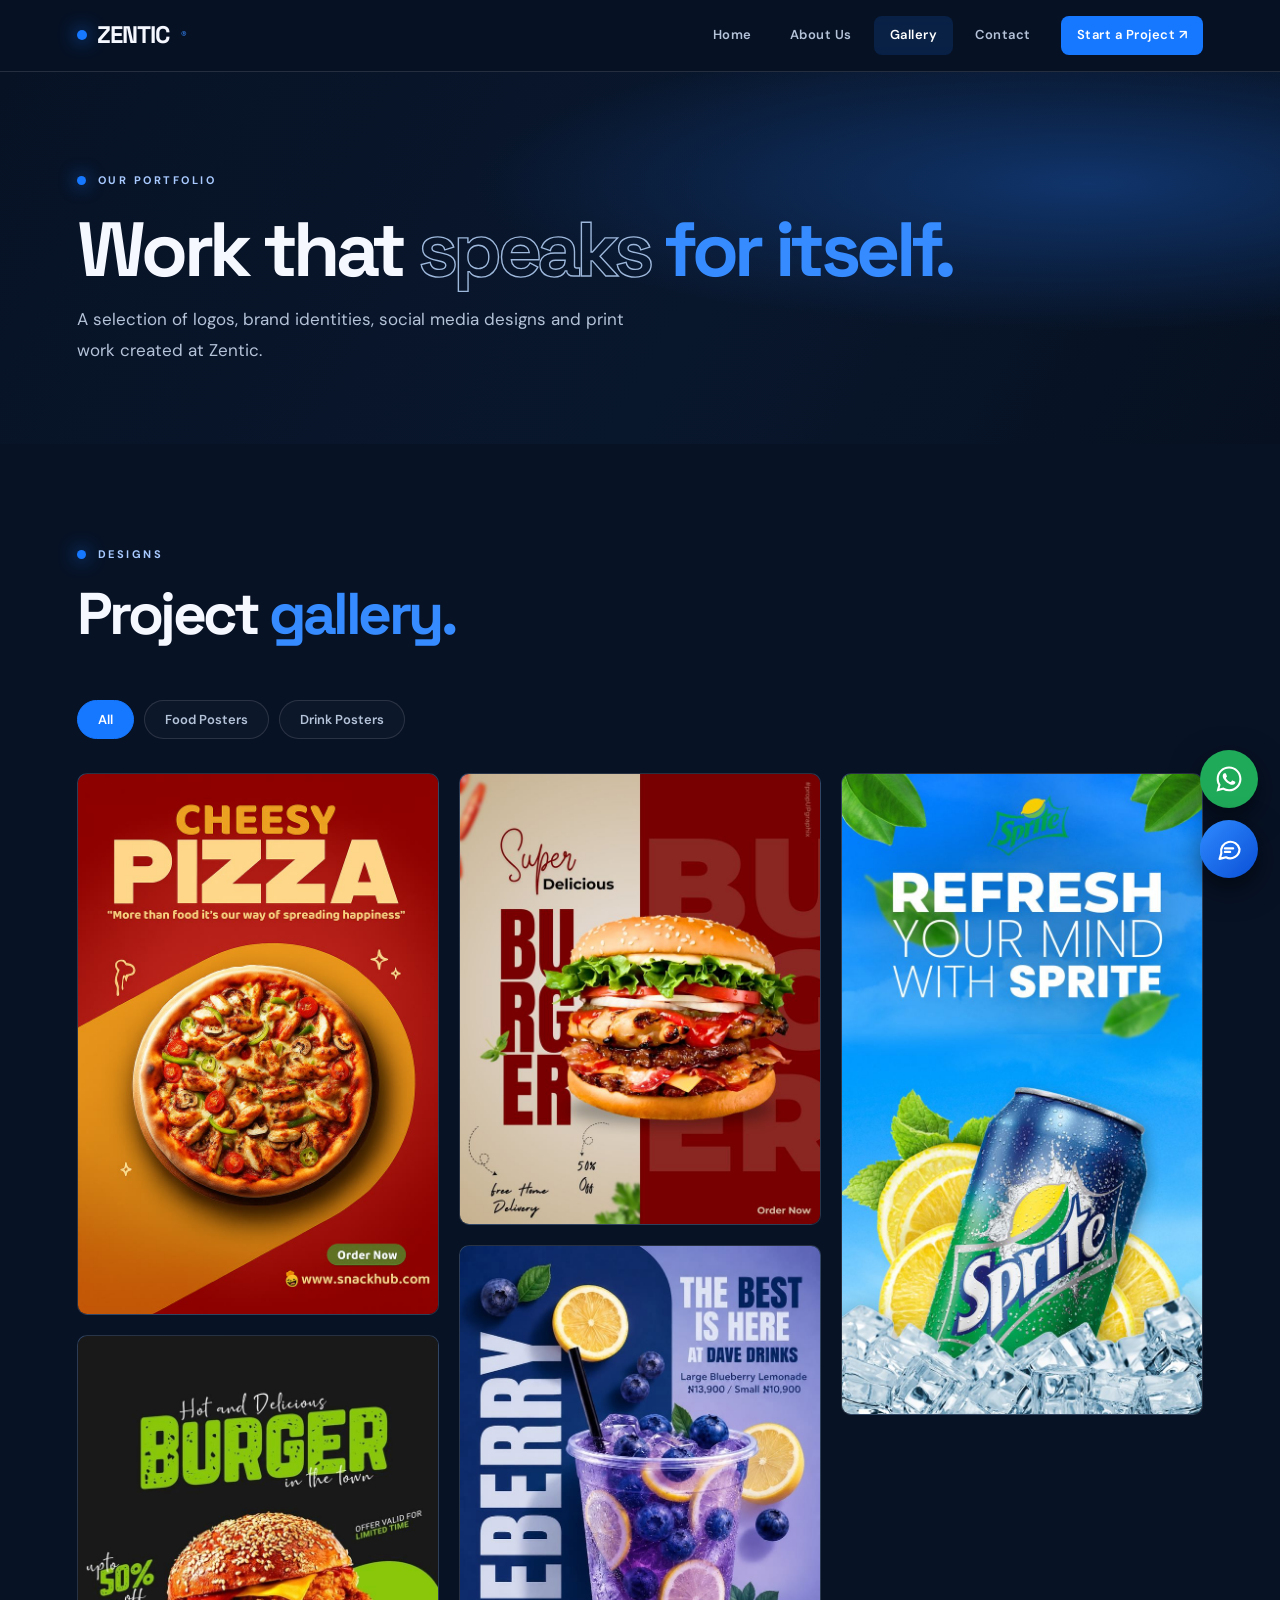
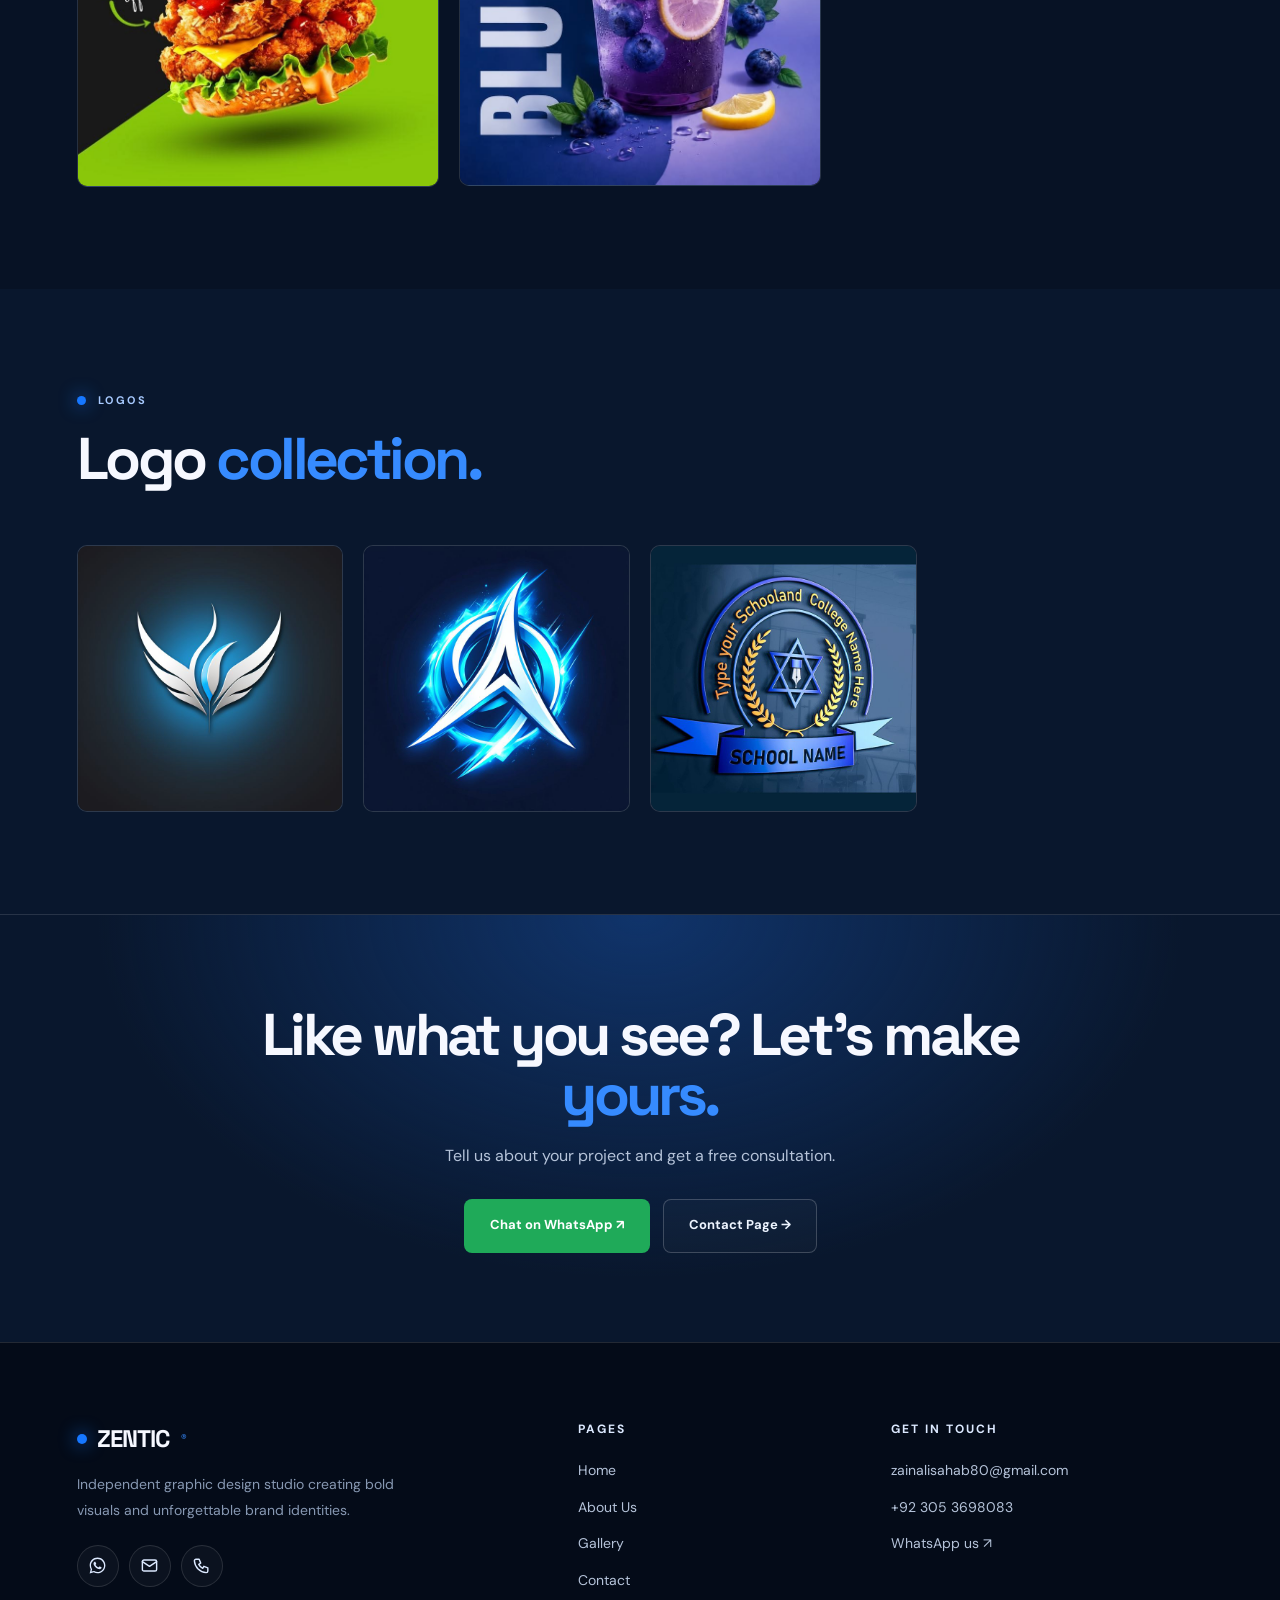
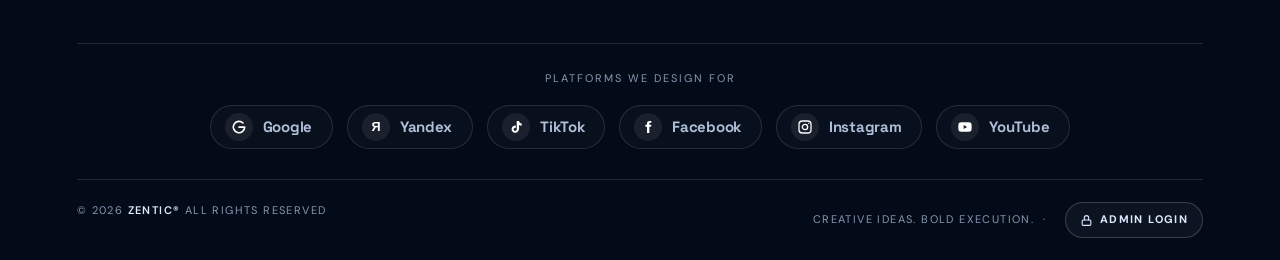
<file: gallery.html>
<!DOCTYPE html>
<html lang="en">
<head>
  <meta charset="UTF-8">
  <meta name="viewport" content="width=device-width, initial-scale=1">
  <title>Gallery | Zentic Creative Graphic Design Studio</title>
  <meta name="description" content="Browse the Zentic portfolio - logos, branding, social media designs, posters and more.">
  <meta name="theme-color" content="#071225">
  <link rel="preconnect" href="https://fonts.googleapis.com">
  <link rel="preconnect" href="https://fonts.gstatic.com" crossorigin>
  <link href="https://fonts.googleapis.com/css2?family=DM+Sans:wght@400;500;600;700&family=Space+Grotesk:wght@500;700&display=swap" rel="stylesheet">
  <link rel="stylesheet" href="css/style.css">
</head>
<body>

<!-- ============ HEADER ============ -->
<header class="site-header">
  <div class="container">
    <a class="logo" href="index.html" aria-label="Zentic home"><i></i>ZENTIC<sup>®</sup></a>
    <button class="menu-toggle" id="menuToggle" aria-label="Toggle menu" aria-expanded="false" aria-controls="mainNav">
      <span></span><span></span><span></span>
    </button>
    <nav class="nav" id="mainNav" aria-label="Main navigation">
      <a href="index.html">Home</a>
      <a href="about.html">About Us</a>
      <a href="gallery.html" class="active">Gallery</a>
      <a href="contact.html">Contact</a>
      <a href="https://wa.me/923053698083?text=Hi%20Zentic%2C%20I%20want%20to%20discuss%20a%20design%20project." target="_blank" rel="noopener noreferrer" class="nav-cta">Start a Project ↗</a>
    </nav>
  </div>
</header>

<main>
<section class="page-hero">
  <div class="container">
    <div class="eyebrow"><i></i>Our portfolio</div>
    <h1>Work that <span class="outlined">speaks</span> <span class="blue">for itself.</span></h1>
    <p>A selection of logos, brand identities, social media designs and print work created at Zentic.</p>
  </div>
</section>

<!-- Designs -->
<section class="section">
  <div class="container">
    <div class="section-head">
      <div class="eyebrow"><i></i>Designs</div>
      <h2>Project <span class="blue">gallery.</span></h2>
    </div>
    <div class="filters" id="filters" role="group" aria-label="Filter gallery"></div>
    <div class="gallery-grid" id="galleryGrid"></div>
    <div class="gallery-empty" id="galleryEmpty">No designs in this category yet.</div>
  </div>
</section>

<!-- Logos -->
<section class="section alt">
  <div class="container">
    <div class="section-head">
      <div class="eyebrow"><i></i>Logos</div>
      <h2>Logo <span class="blue">collection.</span></h2>
    </div>
    <div class="logo-grid" id="logoGrid"></div>
  </div>
</section>

<section class="cta-band">
  <div class="container">
    <h2>Like what you see? Let's make <span class="blue">yours.</span></h2>
    <p>Tell us about your project and get a free consultation.</p>
    <div class="hero-actions">
      <a class="btn whatsapp" href="https://wa.me/923053698083?text=Hi%20Zentic%2C%20I%20want%20to%20discuss%20a%20design%20project." target="_blank" rel="noopener noreferrer">Chat on WhatsApp ↗</a>
      <a class="btn secondary" href="contact.html">Contact Page →</a>
    </div>
  </div>
</section>
</main>

<!-- ============ LIGHTBOX ============ -->
<div class="lightbox" id="lightbox" role="dialog" aria-modal="true" aria-label="Image viewer">
  <button class="lb-btn lb-close" aria-label="Close">✕</button>
  <button class="lb-btn lb-prev" aria-label="Previous">‹</button>
  <figure></figure>
  <button class="lb-btn lb-next" aria-label="Next">›</button>
</div>

<!-- ============ FOOTER ============ -->
<footer class="site-footer">
  <div class="container">
    <div class="footer-grid">
      <div>
        <a class="logo" href="index.html"><i></i>ZENTIC<sup>®</sup></a>
        <p>Independent graphic design studio creating bold visuals and unforgettable brand identities.</p>
      </div>
      <div>
        <h4>Pages</h4>
        <ul>
          <li><a href="index.html">Home</a></li>
          <li><a href="about.html">About Us</a></li>
          <li><a href="gallery.html">Gallery</a></li>
          <li><a href="contact.html">Contact</a></li>
        </ul>
      </div>
      <div>
        <h4>Get in touch</h4>
        <ul>
          <li><a href="mailto:zainalisahab80@gmail.com">zainalisahab80@gmail.com</a></li>
          <li><a href="tel:+923053698083">+92 305 3698083</a></li>
          <li><a href="https://wa.me/923053698083?text=Hi%20Zentic%2C%20I%20want%20to%20discuss%20a%20design%20project." target="_blank" rel="noopener noreferrer">WhatsApp us ↗</a></li>
        </ul>
      </div>
    </div>
    <div class="footer-bottom">
      <span>© <span data-year>2026</span> <strong>ZENTIC®</strong> All rights reserved</span>
      <span>Creative ideas. Bold execution. &nbsp;·&nbsp; <a class="admin-link" href="admin.php"><svg viewBox="0 0 24 24" width="13" height="13" fill="none" stroke="currentColor" stroke-width="2" stroke-linecap="round" stroke-linejoin="round" aria-hidden="true"><rect x="4" y="11" width="16" height="10" rx="2"/><path d="M8 11V7a4 4 0 0 1 8 0v4"/></svg> Admin Login</a></span>
    </div>
  </div>
</footer>

<a class="wa-float" href="https://wa.me/923053698083?text=Hi%20Zentic%2C%20I%20want%20to%20discuss%20a%20design%20project." target="_blank" rel="noopener noreferrer" aria-label="Chat on WhatsApp">
  <svg viewBox="0 0 24 24" aria-hidden="true"><path d="M12.04 2C6.58 2 2.13 6.45 2.13 11.91c0 1.75.46 3.45 1.32 4.95L2.05 22l5.25-1.38a9.9 9.9 0 0 0 4.74 1.21c5.46 0 9.91-4.45 9.91-9.91S17.5 2 12.04 2zm0 18.15c-1.48 0-2.93-.4-4.2-1.15l-.3-.18-3.12.82.83-3.04-.2-.31a8.2 8.2 0 0 1-1.26-4.38c0-4.54 3.7-8.24 8.25-8.24 4.54 0 8.24 3.7 8.24 8.24s-3.7 8.24-8.24 8.24zm4.52-6.16c-.25-.12-1.47-.72-1.69-.81-.23-.08-.39-.12-.56.12-.17.25-.64.81-.78.97-.14.17-.29.19-.54.06-.25-.12-1.05-.39-1.99-1.23-.74-.66-1.23-1.47-1.38-1.72-.14-.25-.02-.38.11-.51.11-.11.25-.29.37-.43.12-.14.17-.25.25-.41.08-.17.04-.31-.02-.43-.06-.12-.56-1.34-.76-1.84-.2-.48-.4-.42-.56-.43h-.48c-.17 0-.43.06-.66.31-.23.25-.87.85-.87 2.07 0 1.22.89 2.4 1.01 2.56.12.17 1.75 2.67 4.23 3.74.59.26 1.05.41 1.41.52.59.19 1.13.16 1.56.1.48-.07 1.47-.6 1.67-1.18.21-.58.21-1.07.14-1.18-.06-.1-.23-.16-.48-.29z"/></svg>
</a>

<script src="js/gallery-data.js"></script>
<script src="js/main.js"></script>
</body>
</html>
</file>
<file: css/style.css>
/* =========================================================
   ZENTIC® - Creative Graphic Design Studio
   Shared stylesheet for all pages
   ========================================================= */

:root {
  --blue: #1677ff;
  --blue-light: #368bff;
  --navy: #071225;
  --navy-2: #09172d;
  --navy-3: #0d1f3b;
  --white: #f6f8ff;
  --muted: #b5c3d9;
  --muted-2: #8798b2;
  --line: #ffffff1f;
  --radius: 10px;
  --header-h: 72px;
}

*, *::before, *::after { box-sizing: border-box; }

html { scroll-behavior: smooth; }

body {
  margin: 0;
  background: var(--navy);
  color: var(--white);
  font-family: "DM Sans", Arial, sans-serif;
  line-height: 1.6;
  -webkit-font-smoothing: antialiased;
  overflow-x: hidden;
}

img { max-width: 100%; display: block; }
a { color: inherit; }

.container {
  width: 100%;
  max-width: 1400px;
  margin: 0 auto;
  padding-inline: clamp(22px, 6vw, 100px);
}

/* ---------- Buttons ---------- */
.hero-btn, .btn {
  min-height: 54px;
  padding: 0 25px;
  display: inline-flex;
  justify-content: center;
  align-items: center;
  gap: 12px;
  border: 1px solid transparent;
  border-radius: 8px;
  background: var(--blue);
  color: #fff;
  font-family: inherit;
  font-size: 13px;
  font-weight: 700;
  text-decoration: none;
  cursor: pointer;
  transition: .22s ease;
}
.hero-btn:hover, .btn:hover {
  transform: translateY(-3px);
  background: #388bff;
  box-shadow: 0 12px 35px #1677ff30;
}
.hero-btn.secondary, .btn.secondary {
  border-color: #ffffff32;
  background: #ffffff06;
  color: #edf4ff;
}
.hero-btn.secondary:hover, .btn.secondary:hover {
  border-color: #438fff;
  background: #1677ff15;
}
.btn.whatsapp { background: #1faa59; }
.btn.whatsapp:hover { background: #25c468; box-shadow: 0 12px 35px #1faa5930; }

/* ---------- Header ---------- */
.site-header {
  position: sticky;
  top: 0;
  z-index: 100;
  height: var(--header-h);
  background: #071225ee;
  backdrop-filter: blur(14px);
  -webkit-backdrop-filter: blur(14px);
  border-bottom: 1px solid var(--line);
}
.site-header .container {
  height: 100%;
  display: flex;
  align-items: center;
  justify-content: space-between;
  gap: 20px;
}
.logo {
  display: flex;
  align-items: center;
  gap: 10px;
  text-decoration: none;
  font-family: "Space Grotesk", "DM Sans", Arial, sans-serif;
  font-size: 24px;
  font-weight: 700;
  letter-spacing: -.04em;
}
.logo i {
  width: 10px; height: 10px; border-radius: 50%;
  background: var(--blue);
  box-shadow: 0 0 18px #1677ff;
}
.logo sup { font-size: 11px; color: var(--blue-light); margin-left: 2px; }

.nav { display: flex; align-items: center; gap: 6px; }
.nav a {
  padding: 9px 16px;
  border-radius: 8px;
  color: var(--muted);
  font-size: 13px;
  font-weight: 600;
  letter-spacing: .5px;
  text-decoration: none;
  transition: .2s;
}
.nav a:hover { color: #fff; background: #ffffff0d; }
.nav a.active { color: #fff; background: #1677ff26; }
.nav a.nav-cta { background: var(--blue); color: #fff; margin-left: 8px; }
.nav a.nav-cta:hover { background: #388bff; }

.menu-toggle {
  display: none;
  width: 44px; height: 44px;
  border: 1px solid var(--line);
  border-radius: 8px;
  background: #ffffff08;
  cursor: pointer;
  padding: 0;
  align-items: center;
  justify-content: center;
  flex-direction: column;
  gap: 5px;
}
.menu-toggle span {
  display: block; width: 20px; height: 2px;
  background: #fff; border-radius: 2px; transition: .25s;
}
.menu-toggle.open span:nth-child(1) { transform: translateY(7px) rotate(45deg); }
.menu-toggle.open span:nth-child(2) { opacity: 0; }
.menu-toggle.open span:nth-child(3) { transform: translateY(-7px) rotate(-45deg); }

/* ---------- Hero (Home) ---------- */
.zentic-home, .zentic-home * { box-sizing: border-box; }

.zentic-home {
  position: relative;
  width: 100%;
  min-height: min(820px, calc(100svh - 72px));
  overflow: hidden;
  background:
    radial-gradient(ellipse at 82% 45%, #10346b 0%, transparent 38%),
    linear-gradient(120deg, #071225 0%, #09172d 56%, #061020 100%);
  color: var(--white);
  isolation: isolate;
}
.zentic-home::before {
  content: "";
  position: absolute; inset: 0; z-index: -1;
  opacity: .12;
  background-image: radial-gradient(#8bbaff 0.7px, transparent 0.7px);
  background-size: 24px 24px;
  mask-image: linear-gradient(90deg, black, transparent 85%);
  -webkit-mask-image: linear-gradient(90deg, black, transparent 85%);
}
.zentic-home .hero-inner {
  width: 100%;
  min-height: inherit;
  padding: clamp(55px, 8vw, 110px) clamp(24px, 6vw, 100px);
  display: grid;
  grid-template-columns: 1.05fr .95fr;
  align-items: center;
  gap: clamp(20px, 4vw, 65px);
}
.zentic-home .hero-copy { position: relative; z-index: 2; min-width: 0; }
.zentic-home .eyebrow, .eyebrow {
  display: flex; align-items: center; gap: 12px;
  color: #a8caff;
  font-size: 11px; font-weight: 700;
  letter-spacing: 2.5px; text-transform: uppercase;
}
.eyebrow i {
  width: 9px; height: 9px; border-radius: 50%; flex: 0 0 auto;
  background: var(--blue); box-shadow: 0 0 18px #1677ff;
}
.zentic-home h1 {
  max-width: 780px;
  margin: 32px 0 24px;
  color: var(--white);
  font-family: "Space Grotesk", "DM Sans", Arial, sans-serif;
  font-size: clamp(46px, 6.1vw, 88px);
  font-weight: 700;
  letter-spacing: -.075em;
  line-height: .99;
  overflow-wrap: normal;
}
.zentic-home h1 .blue, .blue { color: #368bff; }
.zentic-home h1 .outlined, .outlined {
  color: transparent;
  -webkit-text-stroke: 1.4px #9eb8dc;
}
.zentic-home .hero-description {
  max-width: 470px; margin: 0;
  color: var(--muted);
  font-size: clamp(14px, 1.25vw, 17px);
  line-height: 1.9;
}
.zentic-home .hero-actions {
  display: flex; flex-wrap: wrap; gap: 13px; margin-top: 32px;
}

/* CSS artwork */
.zentic-home .hero-art {
  position: relative; width: 100%; max-width: 620px;
  justify-self: end; aspect-ratio: 1 / 1; min-width: 0; perspective: 1000px;
}
.zentic-home .art-glow {
  position: absolute; inset: 12%; border-radius: 50%;
  background: #075dff40; filter: blur(65px);
}
.zentic-home .art-ring {
  position: absolute; width: 92%; height: 40%; top: 40%; left: 4%;
  border: 2px solid #8fc2ff; border-radius: 50%;
  transform: rotate(-31deg);
  box-shadow: 0 0 16px #1682ff60, inset 0 0 14px #1682ff50;
}
.zentic-home .art-ring.ring-two {
  width: 79%; height: 32%; top: 44%; left: 10%;
  transform: rotate(35deg); border-color: #368bff; opacity: .65;
}
.zentic-home .art-card {
  position: absolute; top: 13%; left: 20%; width: 53%; height: 63%;
  padding: 23px; display: flex; flex-direction: column; justify-content: space-between;
  overflow: hidden; border: 1px solid #9cc6ff45; border-radius: 4px;
  background: linear-gradient(145deg, #152d50, #081326 80%);
  box-shadow: 0 25px 65px #0007; transform: rotate(-9deg);
}
.zentic-home .art-card::after {
  content: ""; position: absolute; width: 190px; height: 190px;
  right: -60px; bottom: -70px; border: 1px solid #398bff85; border-radius: 50%;
  box-shadow: 0 0 0 18px #1677ff0d, 0 0 0 38px #1677ff0d;
}
.zentic-home .art-small {
  color: #b6d3ff; font-size: clamp(8px, .8vw, 11px);
  font-weight: 600; letter-spacing: 2px;
}
.zentic-home .art-word {
  font-family: "Space Grotesk", Arial, sans-serif;
  font-size: clamp(32px, 5vw, 68px); font-weight: 700;
  line-height: .95; letter-spacing: -.08em; overflow-wrap: anywhere;
}
.zentic-home .art-word span { color: #368bff; }
.zentic-home .art-sphere {
  position: absolute; z-index: 3; top: 43%; left: 49%; width: 30%; aspect-ratio: 1;
  border-radius: 50%;
  background: radial-gradient(circle at 28% 22%, #fff 0%, #9fcaff 4%, #347ff0 18%, #102c67 48%, #071329 73%);
  border: 2px solid #a3d1ff;
  box-shadow: inset -18px -15px 32px #0008, inset 10px 7px 20px #b4dbff80, 0 0 45px #1677ff70;
}
.zentic-home .art-base {
  position: absolute; z-index: 2; bottom: 13%; left: 23%; width: 66%; height: 19%;
  border: 1px solid #589dff;
  background: linear-gradient(135deg, #368bff, #0642bb 58%, #071a40);
  transform: rotate(-13deg) skewY(-3deg);
  box-shadow: 0 35px 55px #0009, 0 0 40px #1677ff40;
}
.zentic-home .art-base::after {
  content: ""; position: absolute; left: 0; right: 0; bottom: -24px; height: 24px;
  background: #071a36; transform: skewX(-35deg); transform-origin: top;
}
.zentic-home .art-star {
  position: absolute; z-index: 4; top: 14%; right: 13%;
  color: #8bbaff; font-size: clamp(25px, 4vw, 48px);
}
.zentic-home .hero-bottom {
  position: absolute;
  left: clamp(24px, 6vw, 100px); right: clamp(24px, 6vw, 100px); bottom: 24px;
  display: flex; justify-content: space-between; gap: 16px;
  color: var(--muted-2); font-size: 10px; letter-spacing: 1.4px; text-transform: uppercase;
}
.zentic-home .hero-bottom strong { color: #dce9ff; font-weight: 600; }

/* ---------- Generic sections ---------- */
.section { padding: clamp(60px, 8vw, 110px) 0; position: relative; }
.section.alt { background: var(--navy-2); }

.section-head { max-width: 760px; margin-bottom: clamp(32px, 5vw, 56px); }
.section-head h2, .page-hero h1 {
  margin: 20px 0 16px;
  font-family: "Space Grotesk", "DM Sans", Arial, sans-serif;
  font-size: clamp(34px, 4.6vw, 60px);
  font-weight: 700; letter-spacing: -.06em; line-height: 1.02;
}
.section-head p { margin: 0; color: var(--muted); font-size: 16px; line-height: 1.85; }

/* Page hero (inner pages) */
.page-hero {
  position: relative;
  overflow: hidden;
  padding: clamp(60px, 8vw, 100px) 0 clamp(50px, 6vw, 80px);
  background:
    radial-gradient(ellipse at 85% 30%, #10346b 0%, transparent 40%),
    linear-gradient(120deg, #071225 0%, #09172d 56%, #061020 100%);
  isolation: isolate;
}
.page-hero::before {
  content: ""; position: absolute; inset: 0; z-index: -1; opacity: .12;
  background-image: radial-gradient(#8bbaff 0.7px, transparent 0.7px);
  background-size: 24px 24px;
  mask-image: linear-gradient(90deg, black, transparent 85%);
  -webkit-mask-image: linear-gradient(90deg, black, transparent 85%);
}
.page-hero h1 { font-size: clamp(42px, 6vw, 80px); max-width: 900px; }
.page-hero p { max-width: 560px; margin: 0; color: var(--muted); font-size: 17px; line-height: 1.85; }

/* Services */
.grid-3 { display: grid; grid-template-columns: repeat(3, 1fr); gap: 20px; }
.card {
  position: relative;
  padding: 30px;
  border: 1px solid var(--line);
  border-radius: var(--radius);
  background: linear-gradient(160deg, #0f2342, #081326 85%);
  transition: .25s ease;
  overflow: hidden;
}
.card:hover { transform: translateY(-6px); border-color: #438fff80; box-shadow: 0 20px 50px #0006; }
.card .num {
  font-family: "Space Grotesk", Arial, sans-serif;
  color: var(--blue-light); font-size: 13px; font-weight: 700; letter-spacing: 2px;
}
.card h3 {
  margin: 16px 0 10px;
  font-family: "Space Grotesk", Arial, sans-serif;
  font-size: 24px; letter-spacing: -.04em;
}
.card p { margin: 0; color: var(--muted); font-size: 14.5px; line-height: 1.8; }

/* Stats */
.stats { display: grid; grid-template-columns: repeat(4, 1fr); gap: 20px; }
.stat {
  padding: 28px 10px; text-align: center;
  border-top: 1px solid var(--line);
}
.stat b {
  display: block;
  font-family: "Space Grotesk", Arial, sans-serif;
  font-size: clamp(36px, 4vw, 54px); letter-spacing: -.06em; color: var(--blue-light);
}
.stat span { color: var(--muted-2); font-size: 12px; letter-spacing: 1.5px; text-transform: uppercase; }

/* Split layout (about) */
.split { display: grid; grid-template-columns: 1fr 1fr; gap: clamp(30px, 5vw, 80px); align-items: center; }
.split p { color: var(--muted); font-size: 16px; line-height: 1.9; margin: 0 0 18px; }
.about-visual {
  position: relative; aspect-ratio: 1/1; max-width: 520px; width: 100%; justify-self: center;
  border: 1px solid #9cc6ff45; border-radius: 6px;
  background: linear-gradient(145deg, #152d50, #081326 80%);
  box-shadow: 0 25px 65px #0007; overflow: hidden;
  display: flex; flex-direction: column; justify-content: space-between; padding: 30px;
}
.about-visual::after {
  content: ""; position: absolute; width: 320px; height: 320px; right: -90px; bottom: -110px;
  border: 1px solid #398bff85; border-radius: 50%;
  box-shadow: 0 0 0 28px #1677ff0d, 0 0 0 58px #1677ff0d;
}
.about-visual .big {
  font-family: "Space Grotesk", Arial, sans-serif; font-weight: 700;
  font-size: clamp(44px, 7vw, 84px); line-height: .95; letter-spacing: -.08em; position: relative; z-index: 1;
}
.about-visual .big span { color: #368bff; }
.about-visual small { color: #b6d3ff; letter-spacing: 2px; font-weight: 600; font-size: 11px; position: relative; z-index: 1; }

.values { display: grid; grid-template-columns: repeat(4, 1fr); gap: 20px; }

/* Process */
.steps { display: grid; grid-template-columns: repeat(4, 1fr); gap: 20px; counter-reset: s; }
.step { padding: 26px; border-left: 2px solid var(--blue); background: #ffffff05; border-radius: 0 var(--radius) var(--radius) 0; }
.step::before {
  counter-increment: s; content: "0" counter(s);
  font-family: "Space Grotesk", Arial, sans-serif; color: var(--blue-light); font-weight: 700; letter-spacing: 2px;
}
.step h3 { margin: 10px 0 8px; font-family: "Space Grotesk", Arial, sans-serif; font-size: 20px; letter-spacing: -.03em; }
.step p { margin: 0; color: var(--muted); font-size: 14px; line-height: 1.75; }

/* CTA band */
.cta-band {
  padding: clamp(50px, 7vw, 90px) 0; text-align: center;
  background: radial-gradient(ellipse at 50% 0%, #10346b 0%, transparent 60%), var(--navy-2);
  border-top: 1px solid var(--line);
}
.cta-band h2 {
  margin: 0 auto 18px; max-width: 800px;
  font-family: "Space Grotesk", Arial, sans-serif;
  font-size: clamp(32px, 4.6vw, 60px); letter-spacing: -.06em; line-height: 1.02;
}
.cta-band p { max-width: 520px; margin: 0 auto 30px; color: var(--muted); }
.cta-band .hero-actions { display: flex; justify-content: center; flex-wrap: wrap; gap: 13px; }

/* ---------- Gallery ---------- */
.filters { display: flex; flex-wrap: wrap; gap: 10px; margin-bottom: 34px; }
.filter-btn {
  padding: 10px 20px;
  border: 1px solid var(--line); border-radius: 100px;
  background: #ffffff06; color: var(--muted);
  font-family: inherit; font-size: 13px; font-weight: 600; cursor: pointer; transition: .2s;
}
.filter-btn:hover { border-color: #438fff; color: #fff; }
.filter-btn.active { background: var(--blue); border-color: var(--blue); color: #fff; }

.gallery-grid { column-count: 3; column-gap: 20px; }
.gallery-grid .g-item { display: block; width: 100%; margin: 0 0 20px; break-inside: avoid; -webkit-column-break-inside: avoid; }
.g-item {
  position: relative; overflow: hidden;
  border: 1px solid var(--line); border-radius: var(--radius);
  background: linear-gradient(145deg, #152d50, #081326 80%);
  cursor: pointer; padding: 0; text-align: left; color: inherit; font-family: inherit;
  transition: .25s ease;
}
.g-item:hover { transform: translateY(-5px); border-color: #438fff90; box-shadow: 0 20px 50px #0007; }
.g-item img { display: block; width: 100%; height: auto; transition: transform .5s ease; }
.g-item:hover img { transform: scale(1.06); }
.g-item .ph {
  position: absolute; inset: 0; display: none; align-items: center; justify-content: center;
  flex-direction: column; gap: 8px; color: #6f8fc0;
  font-family: "Space Grotesk", Arial, sans-serif; font-size: 40px; font-weight: 700; letter-spacing: -.05em;
}
.g-item.noimg { min-height: 220px; }
.g-item.noimg .ph { display: flex; }
.g-item .ph small { font-family: "DM Sans", Arial, sans-serif; font-size: 11px; letter-spacing: 2px; text-transform: uppercase; }
.g-item .cap {
  position: absolute; left: 0; right: 0; bottom: 0; padding: 40px 18px 16px;
  background: linear-gradient(transparent, #040a16f2);
  transform: translateY(8px); opacity: 0; transition: .25s;
}
.g-item:hover .cap, .g-item:focus-visible .cap { transform: none; opacity: 1; }
.g-item .cap b { display: block; font-family: "Space Grotesk", Arial, sans-serif; font-size: 17px; letter-spacing: -.02em; }
.g-item .cap span { color: #a8caff; font-size: 11px; letter-spacing: 1.8px; text-transform: uppercase; }

.gallery-empty { display: none; padding: 40px; text-align: center; color: var(--muted-2); border: 1px dashed var(--line); border-radius: var(--radius); }

/* Logo grid */
.logo-grid { display: grid; grid-template-columns: repeat(4, 1fr); gap: 20px; }
.logo-grid .g-item { aspect-ratio: 1/1; background: #ffffff08; }
.logo-grid .g-item img { width: 100%; height: 100%; object-fit: cover; }

/* Lightbox */
.lightbox {
  position: fixed; inset: 0; z-index: 1000;
  display: none; align-items: center; justify-content: center;
  padding: 30px; background: #030812ee; backdrop-filter: blur(6px);
}
.lightbox.open { display: flex; }
.lightbox figure { margin: 0; max-width: min(1100px, 100%); max-height: 100%; text-align: center; }
.lightbox img { max-height: 78vh; margin: 0 auto; border-radius: 8px; box-shadow: 0 30px 90px #000a; }
.lightbox .lb-ph {
  width: min(700px, 86vw); aspect-ratio: 4/3; display: flex; align-items: center; justify-content: center;
  border: 1px solid #9cc6ff45; border-radius: 8px;
  background: linear-gradient(145deg, #152d50, #081326 80%);
  font-family: "Space Grotesk", Arial, sans-serif; font-size: 54px; font-weight: 700; color: #6f8fc0; margin: 0 auto;
}
.lightbox figcaption { margin-top: 16px; }
.lightbox figcaption b { font-family: "Space Grotesk", Arial, sans-serif; font-size: 20px; }
.lightbox figcaption span { display: block; color: #a8caff; font-size: 12px; letter-spacing: 1.8px; text-transform: uppercase; margin-top: 4px; }
.lb-btn {
  position: absolute; width: 48px; height: 48px; border-radius: 50%;
  border: 1px solid var(--line); background: #ffffff10; color: #fff; font-size: 22px;
  cursor: pointer; display: flex; align-items: center; justify-content: center; transition: .2s;
}
.lb-btn:hover { background: var(--blue); border-color: var(--blue); }
.lb-close { top: 22px; right: 22px; }
.lb-prev { left: 22px; top: 50%; transform: translateY(-50%); }
.lb-next { right: 22px; top: 50%; transform: translateY(-50%); }

/* ---------- Contact ---------- */
.contact-grid { display: grid; grid-template-columns: .85fr 1.15fr; gap: clamp(26px, 5vw, 70px); align-items: start; }
.contact-list { display: grid; gap: 16px; }
.contact-item {
  display: flex; gap: 16px; align-items: center; padding: 20px 22px;
  border: 1px solid var(--line); border-radius: var(--radius);
  background: linear-gradient(160deg, #0f2342, #081326 85%);
  text-decoration: none; transition: .25s;
}
.contact-item:hover { border-color: #438fff90; transform: translateX(5px); }
.contact-item .ic {
  flex: 0 0 46px; width: 46px; height: 46px; border-radius: 50%;
  display: flex; align-items: center; justify-content: center;
  background: #1677ff26; color: #8bbaff; font-size: 19px;
}
.contact-item small { display: block; color: var(--muted-2); font-size: 11px; letter-spacing: 1.8px; text-transform: uppercase; }
.contact-item b { font-size: 16px; word-break: break-word; }

.form-card {
  padding: clamp(24px, 4vw, 40px);
  border: 1px solid var(--line); border-radius: var(--radius);
  background: linear-gradient(160deg, #0f2342, #081326 85%);
}
.form-card h2 { margin: 0 0 6px; font-family: "Space Grotesk", Arial, sans-serif; font-size: 28px; letter-spacing: -.04em; }
.form-card > p { margin: 0 0 24px; color: var(--muted); font-size: 14px; }
.field { margin-bottom: 16px; }
.field label { display: block; margin-bottom: 7px; color: #cfe0ff; font-size: 12px; font-weight: 700; letter-spacing: 1.2px; text-transform: uppercase; }
.field input, .field select, .field textarea {
  width: 100%; padding: 14px 16px;
  border: 1px solid #ffffff2a; border-radius: 8px;
  background: #050d1c; color: #fff; font-family: inherit; font-size: 15px;
  transition: .2s;
}
.field textarea { min-height: 140px; resize: vertical; }
.field input:focus, .field select:focus, .field textarea:focus {
  outline: none; border-color: var(--blue); box-shadow: 0 0 0 3px #1677ff30;
}
.field input.invalid, .field textarea.invalid, .field select.invalid { border-color: #ff5d6c; }
.field .err { display: none; margin-top: 6px; color: #ff8a95; font-size: 12px; }
.field .err.show { display: block; }
.field-row { display: grid; grid-template-columns: 1fr 1fr; gap: 16px; }
.form-actions { display: flex; flex-wrap: wrap; gap: 12px; margin-top: 8px; }
.form-note { margin: 16px 0 0; color: var(--muted-2); font-size: 12.5px; }
.form-status { display: none; margin-top: 16px; padding: 13px 16px; border-radius: 8px; background: #1faa5922; border: 1px solid #1faa5970; color: #9ff0c2; font-size: 14px; }
.form-status.show { display: block; }

/* ---------- Footer ---------- */
.site-footer { background: #040b18; border-top: 1px solid var(--line); padding-top: clamp(50px, 6vw, 80px); }
.footer-grid { display: grid; grid-template-columns: 1.4fr .8fr 1fr; gap: clamp(26px, 5vw, 70px); padding-bottom: 50px; }
.site-footer h4 { margin: 0 0 18px; color: #dce9ff; font-size: 12px; letter-spacing: 2px; text-transform: uppercase; }
.site-footer p { margin: 14px 0 0; color: var(--muted-2); font-size: 14px; max-width: 340px; line-height: 1.8; }
.site-footer ul { list-style: none; margin: 0; padding: 0; display: grid; gap: 11px; }
.site-footer li a { color: var(--muted); text-decoration: none; font-size: 14px; transition: .2s; }
.site-footer li a:hover { color: #fff; padding-left: 4px; }
.footer-bottom {
  display: flex; justify-content: space-between; flex-wrap: wrap; gap: 12px;
  padding: 22px 0; border-top: 1px solid var(--line);
  color: var(--muted-2); font-size: 11px; letter-spacing: 1.4px; text-transform: uppercase;
}
.footer-bottom strong { color: #dce9ff; font-weight: 600; }

/* Floating WhatsApp button */
.wa-float {
  position: fixed; right: 22px; bottom: 92px; z-index: 90;
  width: 58px; height: 58px; border-radius: 50%;
  background: #1faa59; color: #fff;
  display: flex; align-items: center; justify-content: center;
  box-shadow: 0 10px 30px #0008, 0 0 0 0 #1faa5980;
  animation: pulse 2.4s infinite; transition: transform .2s;
}
.wa-float:hover { transform: scale(1.08); }
.wa-float svg { width: 30px; height: 30px; fill: #fff; }
@keyframes pulse { 70% { box-shadow: 0 10px 30px #0008, 0 0 0 16px #1faa5900; } 100% { box-shadow: 0 10px 30px #0008, 0 0 0 0 #1faa5900; } }

/* Reveal on scroll */
.reveal { opacity: 0; transform: translateY(26px); transition: opacity .7s ease, transform .7s ease; }
.reveal.in { opacity: 1; transform: none; }

/* ---------- Responsive ---------- */
@media (min-width: 1500px) {
  .zentic-home .hero-inner { padding-inline: max(7vw, calc((100vw - 1500px) / 2)); }
}

@media (max-width: 960px) {
  .grid-3 { grid-template-columns: 1fr 1fr; }
  .stats, .values, .steps { grid-template-columns: 1fr 1fr; }
  .gallery-grid { column-count: 2; }
  .logo-grid { grid-template-columns: repeat(3, 1fr); }
  .footer-grid { grid-template-columns: 1fr 1fr; }
  .footer-grid > :first-child { grid-column: 1 / -1; }
}

@media (max-width: 900px) {
  .zentic-home .hero-inner { grid-template-columns: 1fr .8fr; gap: 10px; padding-inline: 32px; }
  .zentic-home h1 { font-size: clamp(45px, 7vw, 65px); }
  .zentic-home .art-card { padding: 13px; }
  .zentic-home .hero-bottom { left: 32px; right: 32px; }
  .split, .contact-grid { grid-template-columns: 1fr; }
}

@media (max-width: 820px) {
  .menu-toggle { display: flex; }
  .nav {
    position: absolute; top: var(--header-h); left: 0; right: 0;
    flex-direction: column; align-items: stretch; gap: 4px;
    padding: 14px 22px 22px;
    background: #071225fa; border-bottom: 1px solid var(--line);
    transform: translateY(-12px); opacity: 0; visibility: hidden; transition: .25s;
  }
  .nav.open { transform: none; opacity: 1; visibility: visible; }
  .nav a { padding: 14px 16px; font-size: 15px; }
  .nav a.nav-cta { margin: 8px 0 0; text-align: center; }
}

@media (max-width: 600px) {
  .zentic-home { min-height: auto; }
  .zentic-home .hero-inner { min-height: auto; grid-template-columns: 1fr; padding: 58px 22px 65px; gap: 25px; }
  .zentic-home .eyebrow { font-size: 9px; letter-spacing: 1.5px; }
  .zentic-home h1 { margin-top: 25px; font-size: clamp(44px, 12vw, 68px); letter-spacing: -.07em; }
  .zentic-home .hero-description { font-size: 14px; }
  .zentic-home .hero-actions { display: grid; grid-template-columns: 1fr; gap: 10px; margin-top: 25px; }
  .zentic-home .hero-btn { width: 100%; min-height: 51px; }
  .zentic-home .hero-art { width: 100%; max-width: 420px; justify-self: center; margin-block: 0 10px; }
  .zentic-home .art-word { font-size: clamp(35px, 10vw, 55px); }
  .zentic-home .hero-bottom { position: static; margin: 0 22px; padding: 17px 0 20px; border-top: 1px solid #ffffff19; font-size: 9px; }

  .grid-3, .stats, .values, .steps, .field-row { grid-template-columns: 1fr; }
  .gallery-grid { column-count: 1; }
  .stats { grid-template-columns: 1fr 1fr; }
  .logo-grid { grid-template-columns: 1fr 1fr; }
  .footer-grid { grid-template-columns: 1fr; }
  .cta-band .hero-actions { display: grid; grid-template-columns: 1fr; }
  .form-actions .btn { width: 100%; }
  .g-item .cap { opacity: 1; transform: none; }
  .lb-prev { left: 8px; } .lb-next { right: 8px; }
}

@media (prefers-reduced-motion: reduce) {
  * { transition: none !important; animation: none !important; scroll-behavior: auto !important; }
  .reveal { opacity: 1; transform: none; }
}


/* =========================================================
   v3 additions
   ========================================================= */

/* ---- Hero ball animation ---- */
.zentic-home .art-sphere {
  animation: sphereFloat 5.5s ease-in-out infinite, sphereGlow 3.6s ease-in-out infinite;
  will-change: transform;
}
.zentic-home .art-sphere::after {
  content: ""; position: absolute; inset: 0; border-radius: 50%;
  background: radial-gradient(circle at 30% 24%, #ffffffb0 0%, transparent 28%);
  animation: sphereShine 5.5s ease-in-out infinite;
  pointer-events: none;
}
@keyframes sphereFloat {
  0%, 100% { transform: translate(0, 0) rotate(0deg); }
  25%      { transform: translate(4%, -9%) rotate(4deg); }
  50%      { transform: translate(0, -16%) rotate(0deg); }
  75%      { transform: translate(-4%, -8%) rotate(-4deg); }
}
@keyframes sphereGlow {
  0%, 100% { box-shadow: inset -18px -15px 32px #0008, inset 10px 7px 20px #b4dbff80, 0 0 45px #1677ff70; }
  50%      { box-shadow: inset -18px -15px 32px #0008, inset 10px 7px 20px #b4dbff80, 0 0 85px #3b95ffc0; }
}
@keyframes sphereShine {
  0%, 100% { transform: rotate(-14deg); opacity: .65; }
  50%      { transform: rotate(14deg);  opacity: 1; }
}

/* ---- Footer: admin link + platforms strip ---- */
.admin-link {
  display: inline-flex; align-items: center; gap: 7px;
  padding: 8px 14px; border: 1px solid #ffffff30; border-radius: 100px;
  background: #ffffff0a; color: #dce9ff; text-decoration: none;
  font-size: 11px; font-weight: 700; letter-spacing: 1.4px; text-transform: uppercase;
  transition: .2s;
}
.admin-link:hover { background: var(--blue); border-color: var(--blue); color: #fff; }
.footer-bottom span:last-child { display: inline-flex; align-items: center; flex-wrap: wrap; gap: 14px; }

.brands { padding: 26px 0 30px; border-top: 1px solid var(--line); text-align: center; }
.brands-label { display: block; margin-bottom: 18px; color: var(--muted-2); font-size: 11px; letter-spacing: 2px; text-transform: uppercase; }
.site-footer .brands-list { list-style: none; margin: 0; padding: 0; display: flex; flex-wrap: wrap; justify-content: center; gap: 12px 14px; }
.brands-list li {
  display: inline-flex; align-items: center; justify-content: center; min-height: 44px; padding: 0 22px;
  border: 1px solid var(--line); border-radius: 100px; background: #ffffff06;
  color: #aebfd8; font-family: "Space Grotesk", Arial, sans-serif; font-size: 17px; font-weight: 700; letter-spacing: -.02em;
  transition: .25s;
}
.brands-list li:hover { color: #fff; border-color: #438fff80; background: #1677ff14; transform: translateY(-2px); }
.brands-list li.has-img { padding: 0 20px; }
.brands-list li img { display: block; height: 24px; width: auto; max-width: 110px; filter: brightness(0) invert(1); opacity: .75; transition: .25s; }
.brands-list li:hover img { opacity: 1; }

/* ---- Floating chat widget ---- */
.zc { position: fixed; right: 22px; bottom: 22px; z-index: 95; }
.zc-btn {
  display: block; width: 58px; height: 58px; padding: 0; border: 0; border-radius: 50%;
  background: linear-gradient(135deg, #2f8bff, #0a4fd6); cursor: pointer; overflow: hidden;
  display: flex; align-items: center; justify-content: center;
  box-shadow: 0 10px 30px #0009, 0 0 0 0 #1677ff80;
  animation: zcPulse 2.8s infinite; transition: transform .2s;
}
.zc-btn:hover { transform: scale(1.08); }
.zc-btn img { width: 100%; height: 100%; display: block; border-radius: 50%; }
.zc.open .zc-btn { animation: none; }
@keyframes zcPulse { 70% { box-shadow: 0 10px 30px #0009, 0 0 0 16px #1677ff00; } 100% { box-shadow: 0 10px 30px #0009, 0 0 0 0 #1677ff00; } }

.zc-panel {
  position: absolute; right: 0; bottom: 72px; width: min(350px, calc(100vw - 28px));
  display: flex; flex-direction: column; overflow: hidden;
  border: 1px solid #ffffff26; border-radius: 16px;
  background: #0a172c; box-shadow: 0 30px 80px #000c;
  opacity: 0; visibility: hidden; transform: translateY(14px) scale(.97); transform-origin: bottom right;
  transition: .25s ease;
}
.zc.open .zc-panel { opacity: 1; visibility: visible; transform: none; }
.zc-head { display: flex; align-items: center; gap: 12px; padding: 14px 16px; background: linear-gradient(120deg, #0a4fd6, #2f8bff); }
.zc-av { flex: 0 0 40px; width: 40px; height: 40px; border-radius: 50%; display: flex; align-items: center; justify-content: center; background: #ffffff26; font-family: "Space Grotesk", Arial, sans-serif; font-weight: 700; font-size: 18px; }
.zc-who { flex: 1; min-width: 0; line-height: 1.3; }
.zc-who b { display: block; font-size: 15px; }
.zc-who small { display: flex; align-items: center; gap: 6px; font-size: 11.5px; color: #e4ecff; }
.zc-who small i { flex: 0 0 8px; width: 8px; height: 8px; border-radius: 50%; background: #3ddc84; box-shadow: 0 0 8px #3ddc84; }
.zc-x { width: 32px; height: 32px; border: 0; border-radius: 50%; background: #ffffff1f; color: #fff; cursor: pointer; font-size: 14px; }
.zc-x:hover { background: #ffffff40; }
.zc-body { padding: 16px; display: flex; flex-direction: column; gap: 10px; max-height: 300px; min-height: 150px; overflow-y: auto; background: #071225; }
.zc-msg { align-self: flex-start; max-width: 88%; padding: 11px 14px; border-radius: 4px 14px 14px 14px; background: #14284a; color: #e6eeff; font-size: 14px; line-height: 1.55; word-break: break-word; }
.zc-msg.me { align-self: flex-end; border-radius: 14px 4px 14px 14px; background: var(--blue); color: #fff; }
.zc-chips { display: flex; flex-wrap: wrap; gap: 8px; }
.zc-chips button { padding: 8px 13px; border: 1px solid #438fff70; border-radius: 100px; background: transparent; color: #bcd6ff; font: inherit; font-size: 12.5px; font-weight: 600; cursor: pointer; transition: .2s; }
.zc-chips button:hover { background: var(--blue); border-color: var(--blue); color: #fff; }
.zc-form { display: flex; align-items: flex-end; gap: 10px; padding: 12px; border-top: 1px solid var(--line); background: #0a172c; }
.zc-form textarea { flex: 1; resize: none; padding: 11px 13px; border: 1px solid #ffffff2a; border-radius: 10px; background: #050d1c; color: #fff; font: inherit; font-size: 14px; }
.zc-form textarea:focus { outline: none; border-color: var(--blue); box-shadow: 0 0 0 3px #1677ff30; }
.zc-form textarea.shake { animation: zcShake .35s; border-color: #ff5d6c; }
@keyframes zcShake { 25% { transform: translateX(-5px); } 75% { transform: translateX(5px); } }
.zc-form button { flex: 0 0 44px; width: 44px; height: 44px; border: 0; border-radius: 50%; background: #1faa59; color: #fff; cursor: pointer; display: flex; align-items: center; justify-content: center; transition: .2s; }
.zc-form button:hover { background: #25c468; transform: scale(1.06); }
.zc-foot { padding: 0 14px 12px; background: #0a172c; color: var(--muted-2); font-size: 11.5px; text-align: center; }
.zc-foot a { color: #8bbaff; }

/* ---- Contact page polish ---- */
.contact-hero .blob { position: absolute; z-index: -1; border-radius: 50%; filter: blur(70px); pointer-events: none; }
.contact-hero .b1 { width: 340px; height: 340px; right: 8%; top: -60px; background: #1677ff55; animation: blobMove 9s ease-in-out infinite; }
.contact-hero .b2 { width: 260px; height: 260px; right: 28%; bottom: -90px; background: #6a5be44d; animation: blobMove 11s ease-in-out infinite reverse; }
@keyframes blobMove { 0%, 100% { transform: translate(0, 0); } 50% { transform: translate(-40px, 30px); } }

.contact-item { position: relative; overflow: hidden; --c: #8bbaff; }
.contact-item.c-wa { --c: #3ddc84; } .contact-item.c-ph { --c: #5aa6ff; } .contact-item.c-em { --c: #b69bff; } .contact-item.c-tm { --c: #ffc65a; }
.contact-item::before { content: ""; position: absolute; left: 0; top: 0; bottom: 0; width: 3px; background: var(--c); opacity: .85; }
.contact-item .ic { background: color-mix(in srgb, var(--c) 16%, transparent); color: var(--c); transition: .25s; }
.contact-item .ic svg { width: 22px; height: 22px; }
.contact-item .tx { flex: 1; min-width: 0; }
.contact-item .go { color: var(--muted-2); font-size: 18px; transition: .25s; }
.contact-item:hover { border-color: var(--c); box-shadow: 0 14px 40px #0006, 0 0 0 1px color-mix(in srgb, var(--c) 35%, transparent); }
.contact-item:hover .ic { background: var(--c); color: #071225; transform: scale(1.08) rotate(-6deg); }
.contact-item:hover .go { color: var(--c); transform: translate(3px, -3px); }

.contact-grid .form-card {
  border: 1px solid transparent;
  background: linear-gradient(160deg, #0f2342, #081326 85%) padding-box, linear-gradient(120deg, #1677ff, #7a5cff, #3ddc84, #1677ff) border-box;
  background-size: auto, 300% 300%;
  animation: borderShift 8s linear infinite;
  box-shadow: 0 30px 80px #0006;
}
@keyframes borderShift { 0% { background-position: 0 0, 0% 50%; } 100% { background-position: 0 0, 300% 50%; } }

.faq { max-width: 820px; display: grid; gap: 12px; }
.faq details { border: 1px solid var(--line); border-radius: var(--radius); background: linear-gradient(160deg, #0f2342, #081326 85%); transition: .25s; }
.faq details[open] { border-color: #438fff80; }
.faq summary { list-style: none; cursor: pointer; padding: 20px 56px 20px 22px; position: relative; font-family: "Space Grotesk", Arial, sans-serif; font-size: 18px; font-weight: 700; letter-spacing: -.02em; }
.faq summary::-webkit-details-marker { display: none; }
.faq summary::after { content: "+"; position: absolute; right: 22px; top: 50%; transform: translateY(-50%); font-size: 24px; color: var(--blue-light); transition: .25s; }
.faq details[open] summary::after { content: "–"; }
.faq details p { margin: 0; padding: 0 22px 22px; color: var(--muted); font-size: 15px; line-height: 1.8; }

@media (max-width: 600px) {
  .zc { right: 14px; bottom: 16px; }
  .wa-float { right: 14px; bottom: 84px; }
  .zc-panel { bottom: 70px; }
  .footer-bottom span:last-child { justify-content: flex-start; }
}


/* ---- WhatsApp hides while the chat panel is open ---- */
.wa-float { transition: transform .2s, opacity .2s; }
body.zc-open .wa-float { opacity: 0; pointer-events: none; transform: scale(.8); }

/* ---- Footer icons ---- */
.footer-social { display: flex; flex-wrap: wrap; gap: 10px; margin-top: 22px; }
.footer-social .soc {
  --c: #8bbaff; width: 42px; height: 42px; border-radius: 50%;
  display: inline-flex; align-items: center; justify-content: center;
  border: 1px solid var(--line); background: #ffffff08; color: #dce9ff; text-decoration: none; transition: .25s;
}
.footer-social .soc svg { width: 19px; height: 19px; }
.footer-social .soc:hover { transform: translateY(-3px); color: #fff; border-color: transparent; background: var(--c); box-shadow: 0 10px 24px #0007; }
.soc-whatsapp { --c: #1faa59; } .soc-mail { --c: #7a5cff; } .soc-phone { --c: #1677ff; }
.soc-facebook { --c: #1877f2; } .soc-instagram { --c: #d6249f; } .soc-tiktok { --c: #111; }
.soc-youtube { --c: #e62117; } .soc-linkedin { --c: #0a66c2; }
.footer-social .soc-tiktok:hover { box-shadow: 0 10px 24px #0007, 0 0 0 2px #25f4ee, 0 0 0 4px #fe2c55; }

.brands-list li.plat { gap: 10px; padding: 0 20px 0 14px; font-size: 15px; }
.brands-list .pi { width: 28px; height: 28px; border-radius: 50%; display: inline-flex; align-items: center; justify-content: center; background: #ffffff12; color: #fff; transition: .25s; }
.brands-list .pi svg { width: 16px; height: 16px; }
.plat-google:hover .pi { background: #4285f4; } .plat-yandex:hover .pi { background: #fc3f1d; }
.plat-tiktok:hover .pi { background: #111; box-shadow: 0 0 0 1.5px #25f4ee; } .plat-facebook:hover .pi { background: #1877f2; }
.plat-instagram:hover .pi { background: linear-gradient(45deg, #f9a825, #d6249f, #6a3de8); } .plat-youtube:hover .pi { background: #e62117; }

/* ---- Our clients ---- */
.clients-grid { display: grid; grid-template-columns: repeat(auto-fill, minmax(170px, 1fr)); gap: 18px; }
.client { padding: 14px; border: 1px solid var(--line); border-radius: var(--radius); background: linear-gradient(160deg, #0f2342, #081326 85%); color: #fff; font: inherit; cursor: pointer; text-align: center; transition: .25s; }
.client:hover { transform: translateY(-4px); border-color: #438fff80; box-shadow: 0 18px 40px #0006; }
.client-logo { display: flex; align-items: center; justify-content: center; aspect-ratio: 1; border-radius: 10px; background: #fff; overflow: hidden; }
.client-logo img { width: 100%; height: 100%; object-fit: contain; display: block; }
.client b { display: block; margin-top: 12px; font-family: "Space Grotesk", Arial, sans-serif; font-size: 15px; letter-spacing: -.02em; }

/* ---- Ratings & reviews ---- */
.rv-wrap { display: grid; grid-template-columns: 300px 1fr; gap: clamp(22px, 4vw, 50px); align-items: start; }
.rv-summary { padding: 30px 26px; border: 1px solid var(--line); border-radius: var(--radius); background: linear-gradient(160deg, #0f2342, #081326 85%); text-align: center; }
.rv-big { font-family: "Space Grotesk", Arial, sans-serif; font-size: 64px; font-weight: 700; letter-spacing: -.06em; line-height: 1; color: #fff; }
.rv-stars, .rv-s { color: #3a4a66; letter-spacing: 3px; }
.rv-stars { font-size: 24px; margin: 10px 0 6px; }
.rv-stars .on, .rv-s .on { color: #ffc65a; }
.rv-count { color: var(--muted-2); font-size: 13px; }
.rv-bars { margin-top: 22px; display: grid; gap: 8px; }
.rv-bar { display: grid; grid-template-columns: 28px 1fr 26px; gap: 10px; align-items: center; font-size: 12px; color: var(--muted); }
.rv-bar i { height: 8px; border-radius: 8px; background: #ffffff14; overflow: hidden; display: block; }
.rv-bar b { display: block; height: 100%; background: #ffc65a; border-radius: 8px; transition: width .6s ease; }
.rv-bar em { font-style: normal; text-align: right; color: var(--muted-2); }
.rv-form { padding: 26px; border: 1px solid var(--line); border-radius: var(--radius); background: #ffffff05; margin-bottom: 22px; }
.rv-form h3 { margin: 0 0 12px; font-family: "Space Grotesk", Arial, sans-serif; font-size: 22px; letter-spacing: -.03em; }
.rv-pick { display: flex; gap: 4px; margin-bottom: 16px; }
.rv-pick button { padding: 0 2px; border: 0; background: none; color: #3a4a66; font-size: 38px; line-height: 1; cursor: pointer; transition: transform .15s, color .15s; }
.rv-pick button.on { color: #ffc65a; }
.rv-pick button:hover { transform: scale(1.15); }
.rv-form textarea, .rv-form input[type=text] { width: 100%; }
.rv-msg { min-height: 20px; margin: 12px 0 0; font-size: 13.5px; }
.rv-msg.good { color: #9ff0c2; } .rv-msg.bad { color: #ffb0b8; }
.rv-list { display: grid; gap: 14px; max-height: 560px; overflow-y: auto; padding-right: 4px; }
.rv-item { display: flex; gap: 14px; padding: 18px; border: 1px solid var(--line); border-radius: var(--radius); background: linear-gradient(160deg, #0f2342, #081326 85%); }
.rv-av { flex: 0 0 42px; width: 42px; height: 42px; border-radius: 50%; display: flex; align-items: center; justify-content: center; background: var(--blue); font-family: "Space Grotesk", Arial, sans-serif; font-weight: 700; }
.rv-body { min-width: 0; }
.rv-top { display: flex; flex-wrap: wrap; align-items: center; gap: 4px 12px; }
.rv-top small { color: var(--muted-2); font-size: 12px; }
.rv-body p { margin: 8px 0 0; color: var(--muted); font-size: 14.5px; line-height: 1.7; word-break: break-word; }
@media (max-width: 860px) { .rv-wrap { grid-template-columns: 1fr; } }
</file>
